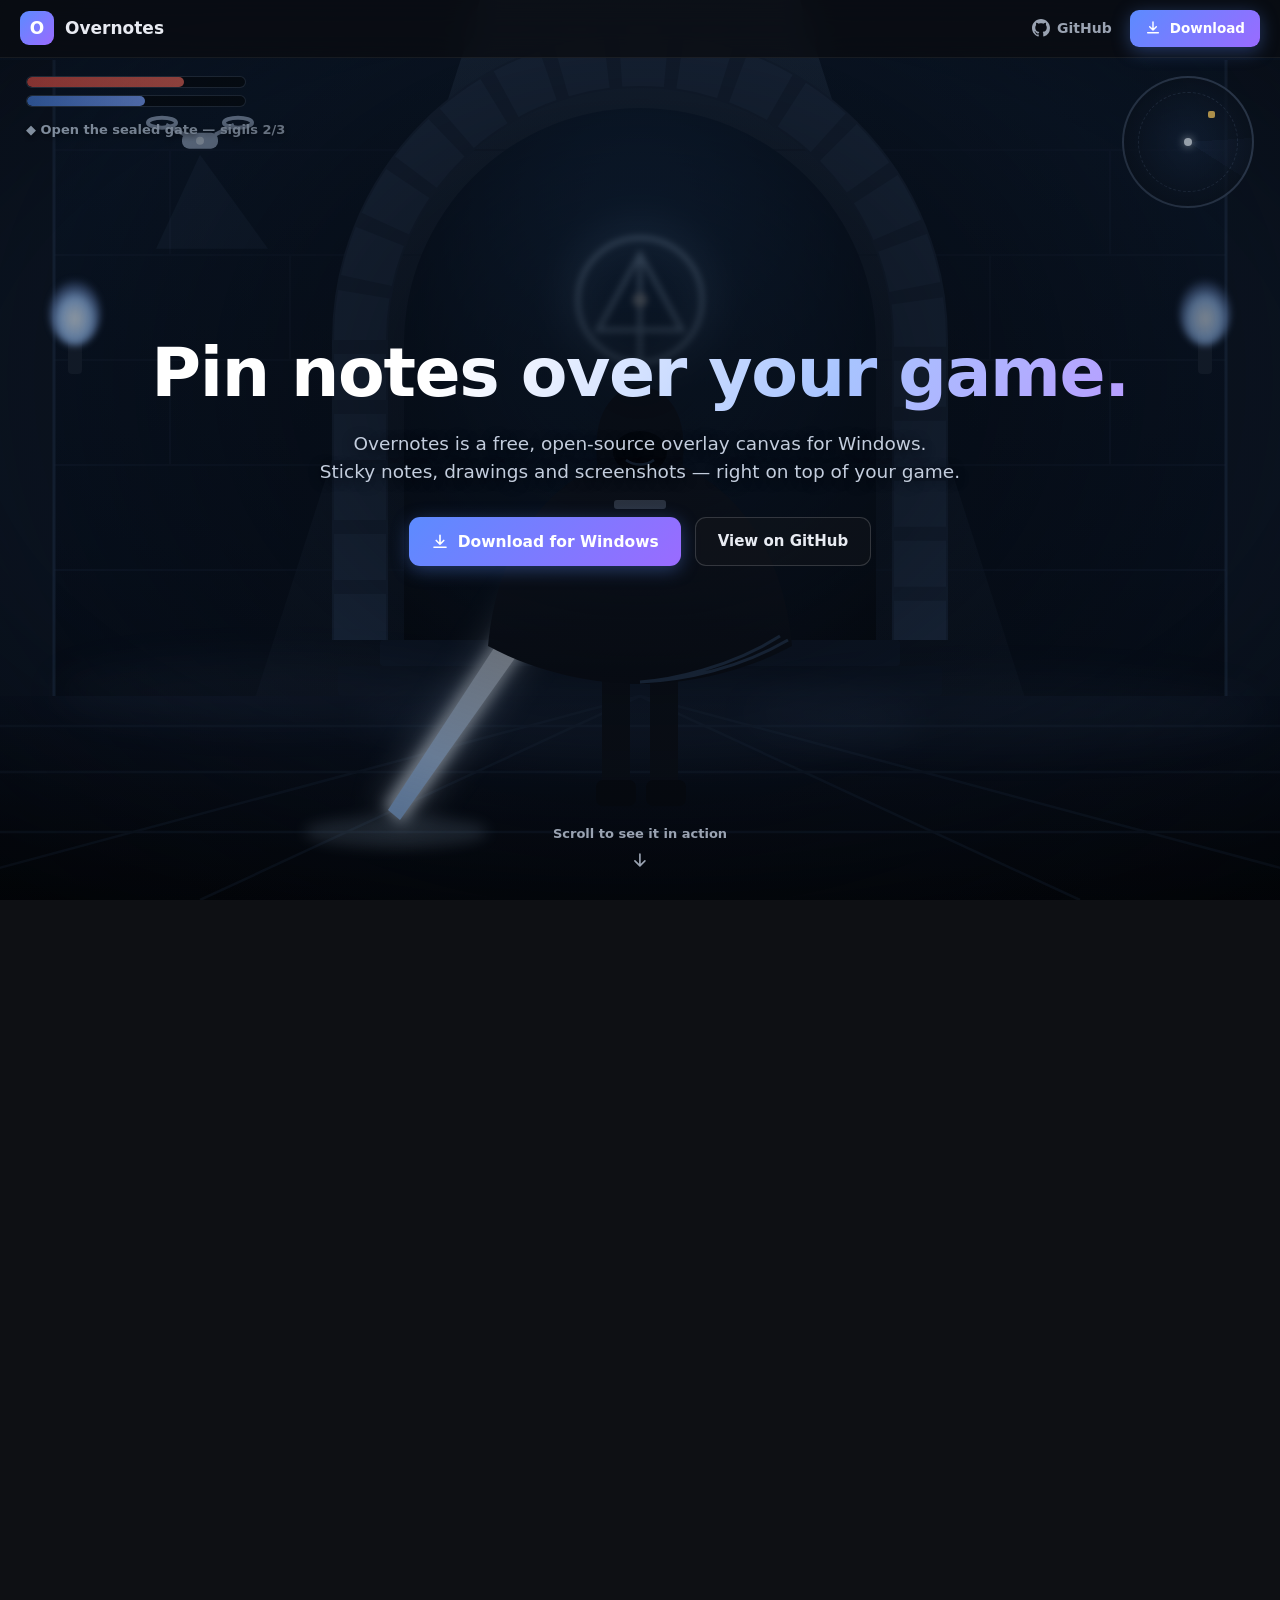
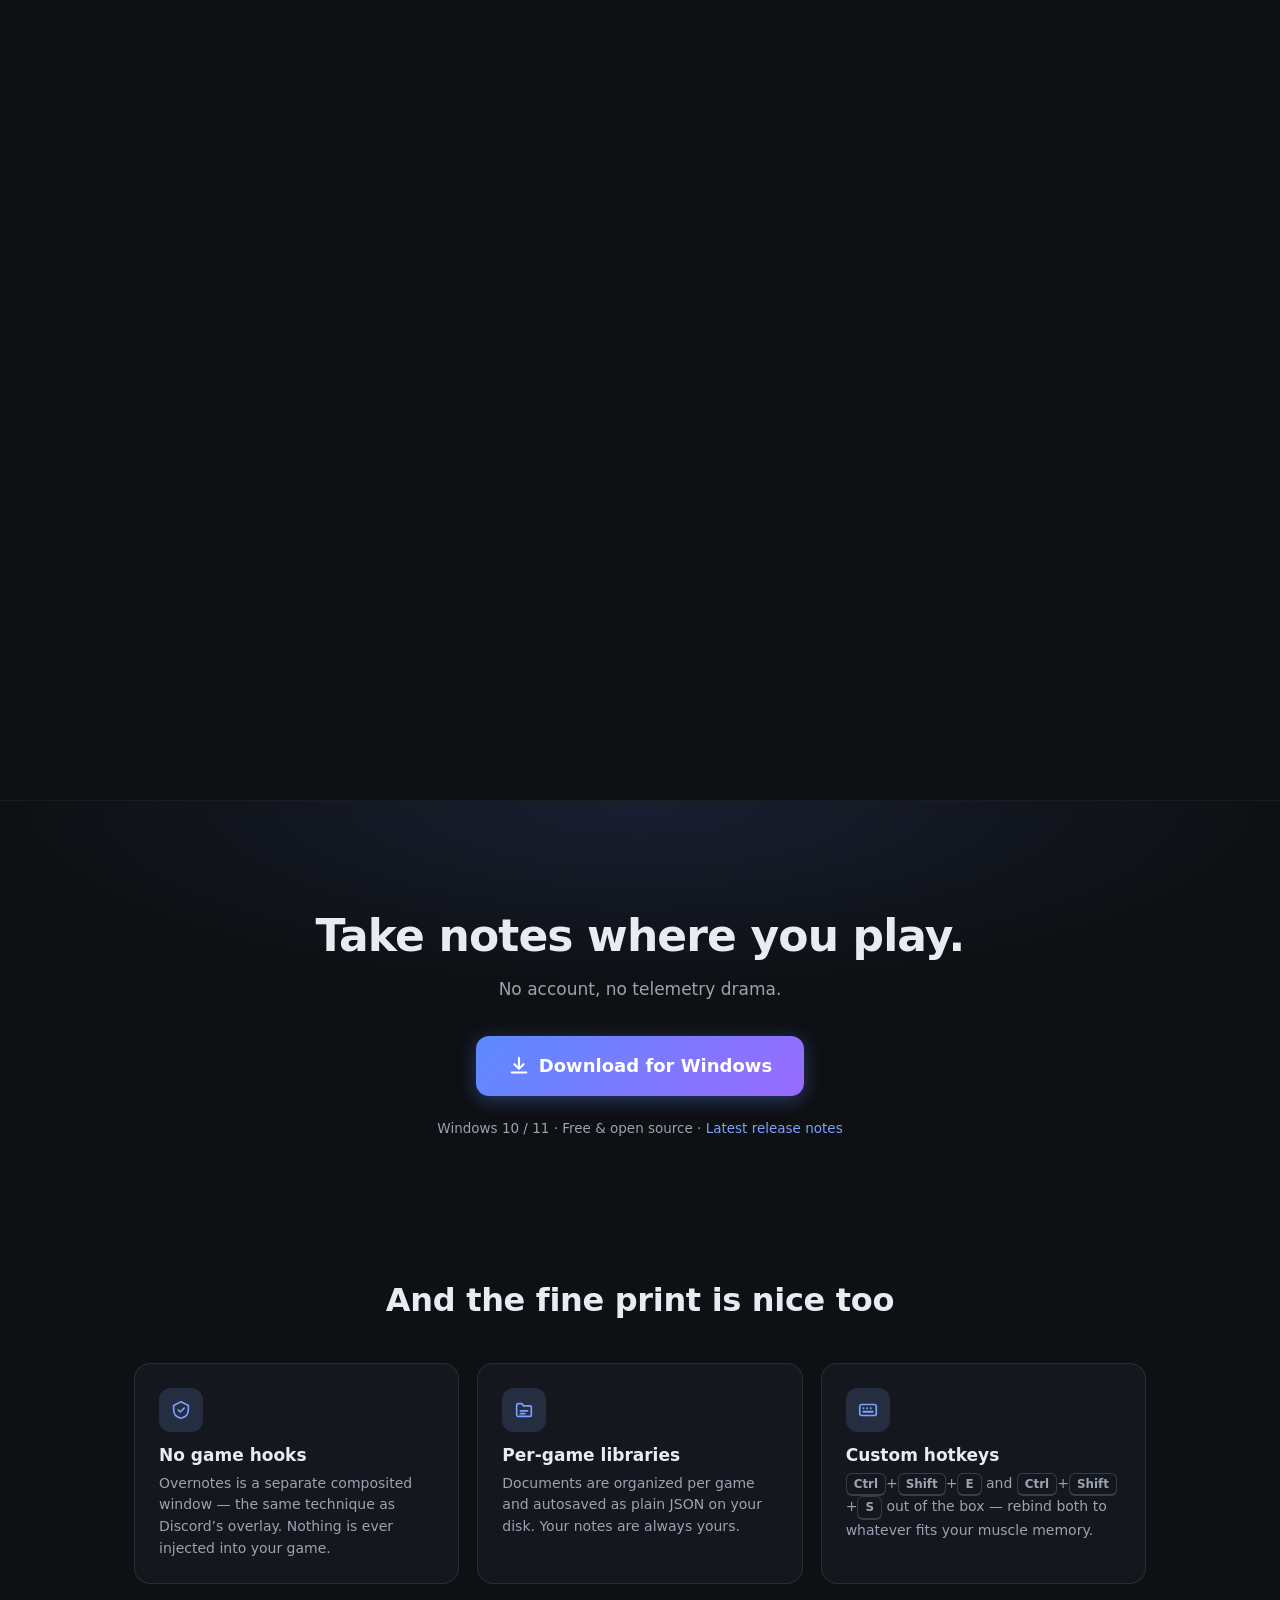
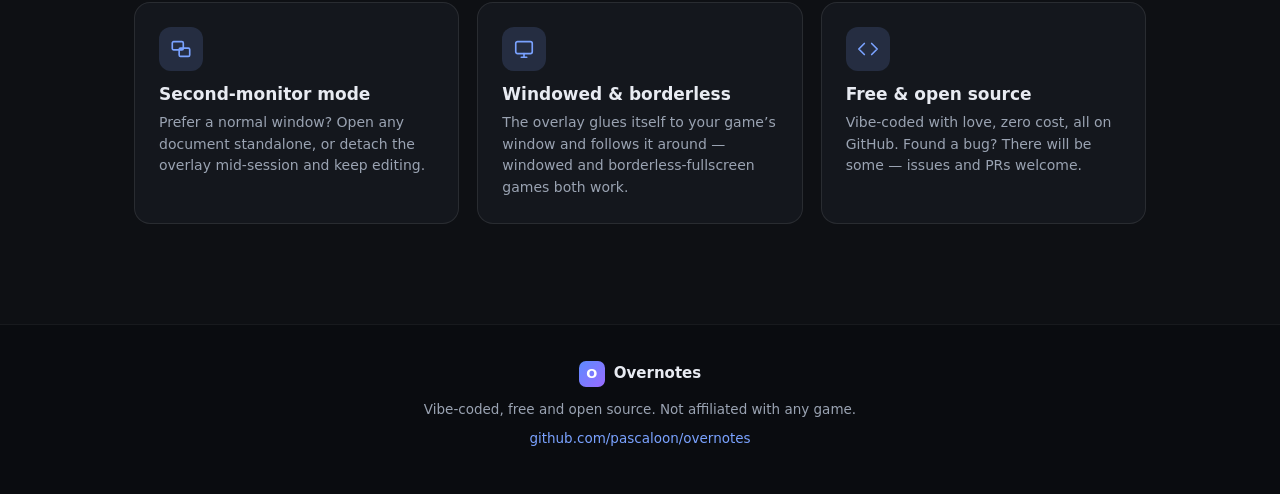
<file: index.html>
<!doctype html>
<html lang="en">
<head>
<meta charset="utf-8">
<meta name="viewport" content="width=device-width, initial-scale=1">
<title>Overnotes — Pin notes over your game</title>
<meta name="description" content="Overnotes is a free, open-source overlay for Windows that lets you pin sticky notes, drawings and screenshots right on top of your game. Solve mysteries, keep reminders, never alt-tab again.">
<link rel="icon" href="data:image/svg+xml,%3Csvg xmlns='http://www.w3.org/2000/svg' viewBox='0 0 64 64'%3E%3Cdefs%3E%3ClinearGradient id='g' x1='0' y1='0' x2='1' y2='1'%3E%3Cstop offset='0' stop-color='%235c8bff'/%3E%3Cstop offset='1' stop-color='%239a6bff'/%3E%3C/linearGradient%3E%3C/defs%3E%3Crect width='64' height='64' rx='14' fill='url(%23g)'/%3E%3Ctext x='32' y='44' font-family='Segoe UI,system-ui,sans-serif' font-size='34' font-weight='800' fill='white' text-anchor='middle'%3EO%3C/text%3E%3C/svg%3E">
<link rel="stylesheet" href="style.css">
</head>
<body>

<header class="site-header">
  <a class="brand" href="#top">
    <span class="logo">O</span>
    <span class="brand-name">Overnotes</span>
  </a>
  <nav class="site-nav">
    <a class="nav-link" href="https://github.com/pascaloon/overnotes" target="_blank" rel="noopener">
      <svg viewBox="0 0 16 16" width="18" height="18" fill="currentColor" aria-hidden="true"><path d="M8 0C3.58 0 0 3.58 0 8c0 3.54 2.29 6.53 5.47 7.59.4.07.55-.17.55-.38 0-.19-.01-.82-.01-1.49-2.01.37-2.53-.49-2.69-.94-.09-.23-.48-.94-.82-1.13-.28-.15-.68-.52-.01-.53.63-.01 1.08.58 1.23.82.72 1.21 1.87.87 2.33.66.07-.52.28-.87.51-1.07-1.78-.2-3.64-.89-3.64-3.95 0-.87.31-1.59.82-2.15-.08-.2-.36-1.02.08-2.12 0 0 .67-.21 2.2.82.64-.18 1.32-.27 2-.27s1.36.09 2 .27c1.53-1.04 2.2-.82 2.2-.82.44 1.1.16 1.92.08 2.12.51.56.82 1.27.82 2.15 0 3.07-1.87 3.75-3.65 3.95.29.25.54.73.54 1.48 0 1.07-.01 1.93-.01 2.2 0 .21.15.46.55.38A8.01 8.01 0 0 0 16 8c0-4.42-3.58-8-8-8z"/></svg>
      <span>GitHub</span>
    </a>
    <a class="btn-download small" href="https://github.com/pascaloon/overnotes/releases/latest" data-latest-download>
      <svg viewBox="0 0 24 24" width="16" height="16" fill="none" stroke="currentColor" stroke-width="2.2" stroke-linecap="round" stroke-linejoin="round" aria-hidden="true"><path d="M12 3v12m0 0 5-5m-5 5-5-5"/><path d="M4 19h16"/></svg>
      <span>Download</span>
    </a>
  </nav>
</header>

<main id="top">

<!-- ====================== scrollytelling demo ====================== -->
<section class="scrolly" id="demo">
  <div class="stage" id="stage" data-tool="select">

    <div class="scene-wrap" id="sceneWrap">

      <!-- ================= the fake game ================= -->
      <svg class="game-svg" viewBox="0 0 1600 900" preserveAspectRatio="xMidYMid slice" aria-label="A stylized game scene: a hooded figure with a glowing sword stands before a sealed rune gate">
        <defs>
          <linearGradient id="bgSky" x1="0" y1="0" x2="0" y2="1">
            <stop offset="0" stop-color="#0d1c30"/>
            <stop offset="0.6" stop-color="#081221"/>
            <stop offset="1" stop-color="#050910"/>
          </linearGradient>
          <radialGradient id="portalGrad" cx="0.5" cy="0.35" r="0.85">
            <stop offset="0" stop-color="#1d3f68"/>
            <stop offset="0.55" stop-color="#0b1a2e"/>
            <stop offset="1" stop-color="#05090f"/>
          </radialGradient>
          <linearGradient id="floorGrad" x1="0" y1="0" x2="0" y2="1">
            <stop offset="0" stop-color="#0b1424"/>
            <stop offset="1" stop-color="#04070c"/>
          </linearGradient>
          <linearGradient id="cloakGrad" x1="0" y1="0" x2="0" y2="1">
            <stop offset="0" stop-color="#182130"/>
            <stop offset="1" stop-color="#0a0e16"/>
          </linearGradient>
          <linearGradient id="bladeGrad" x1="712" y1="600" x2="548" y2="812" gradientUnits="userSpaceOnUse">
            <stop offset="0" stop-color="#ffffff"/>
            <stop offset="1" stop-color="#9cc8ff"/>
          </linearGradient>
          <radialGradient id="vigGrad" cx="0.5" cy="0.45" r="0.75">
            <stop offset="0.55" stop-color="rgba(0,0,0,0)"/>
            <stop offset="1" stop-color="rgba(0,0,0,0.6)"/>
          </radialGradient>
          <linearGradient id="shaftGrad" x1="0" y1="0" x2="0" y2="1">
            <stop offset="0" stop-color="rgba(156,200,255,0.14)"/>
            <stop offset="1" stop-color="rgba(156,200,255,0)"/>
          </linearGradient>
          <radialGradient id="flameGrad" cx="0.5" cy="0.6" r="0.6">
            <stop offset="0" stop-color="#e8f4ff"/>
            <stop offset="0.5" stop-color="#9cc8ff"/>
            <stop offset="1" stop-color="rgba(122,162,255,0)"/>
          </radialGradient>
          <filter id="fGlow" x="-60%" y="-60%" width="220%" height="220%">
            <feGaussianBlur stdDeviation="7"/>
          </filter>
          <filter id="fGlowBig" x="-120%" y="-120%" width="340%" height="340%">
            <feGaussianBlur stdDeviation="18"/>
          </filter>
          <filter id="fSoft" x="-40%" y="-40%" width="180%" height="180%">
            <feGaussianBlur stdDeviation="3"/>
          </filter>
        </defs>

        <g id="scene">
          <!-- background -->
          <rect width="1600" height="900" fill="url(#bgSky)"/>
          <polygon points="640,0 960,0 1250,900 350,900" fill="url(#shaftGrad)"/>

          <!-- back wall hints -->
          <g stroke="#152238" stroke-width="2" opacity="0.55">
            <line x1="0" y1="150" x2="1600" y2="150"/>
            <line x1="0" y1="255" x2="1600" y2="255"/>
            <line x1="0" y1="360" x2="1600" y2="360"/>
            <line x1="0" y1="465" x2="1600" y2="465"/>
            <line x1="0" y1="570" x2="1600" y2="570"/>
            <line x1="90" y1="150" x2="90" y2="255"/><line x1="330" y1="150" x2="330" y2="255"/><line x1="1270" y1="150" x2="1270" y2="255"/><line x1="1510" y1="150" x2="1510" y2="255"/>
            <line x1="210" y1="255" x2="210" y2="360"/><line x1="450" y1="255" x2="450" y2="360"/><line x1="1150" y1="255" x2="1150" y2="360"/><line x1="1390" y1="255" x2="1390" y2="360"/>
            <line x1="90" y1="360" x2="90" y2="465"/><line x1="330" y1="360" x2="330" y2="465"/><line x1="1270" y1="360" x2="1270" y2="465"/><line x1="1510" y1="360" x2="1510" y2="465"/>
            <line x1="210" y1="465" x2="210" y2="570"/><line x1="1390" y1="465" x2="1390" y2="570"/>
          </g>

          <!-- hanging cages, side pillars -->
          <g opacity="0.85">
            <line x1="150" y1="0" x2="150" y2="90" stroke="#0c1420" stroke-width="4"/>
            <ellipse cx="150" cy="118" rx="26" ry="34" fill="#060b12"/>
            <line x1="1452" y1="0" x2="1452" y2="70" stroke="#0c1420" stroke-width="4"/>
            <ellipse cx="1452" cy="100" rx="24" ry="32" fill="#060b12"/>
          </g>
          <g>
            <rect x="118" y="60" width="96" height="650" fill="#0d1726"/>
            <line x1="214" y1="60" x2="214" y2="710" stroke="#22344e" stroke-width="3" opacity="0.7"/>
            <rect x="1386" y="60" width="96" height="650" fill="#0d1726"/>
            <line x1="1386" y1="60" x2="1386" y2="710" stroke="#22344e" stroke-width="3" opacity="0.7"/>
          </g>

          <!-- torches (cold blue flames) -->
          <g>
            <rect x="228" y="330" width="14" height="44" rx="4" fill="#1a2536"/>
            <ellipse cx="235" cy="312" rx="26" ry="34" fill="url(#flameGrad)" filter="url(#fSoft)">
              <animate attributeName="opacity" values="0.65;1;0.75;0.95;0.65" dur="1.9s" repeatCount="indefinite"/>
            </ellipse>
            <rect x="1358" y="330" width="14" height="44" rx="4" fill="#1a2536"/>
            <ellipse cx="1365" cy="312" rx="26" ry="34" fill="url(#flameGrad)" filter="url(#fSoft)">
              <animate attributeName="opacity" values="0.9;0.6;1;0.7;0.9" dur="2.3s" repeatCount="indefinite"/>
            </ellipse>
          </g>

          <!-- sealed gate -->
          <path d="M 564 640 L 564 344 A 236 236 0 0 1 1036 344 L 1036 640 Z" fill="url(#portalGrad)"/>
          <path d="M 520 640 L 520 340 A 280 280 0 0 1 1080 340 L 1080 640" fill="none" stroke="#1c2c44" stroke-width="56"/>
          <path d="M 520 640 L 520 340 A 280 280 0 0 1 1080 340 L 1080 640" fill="none" stroke="#2b405e" stroke-width="52" stroke-dasharray="46 14" opacity="0.55"/>

          <!-- rune on the gate -->
          <g id="rune">
            <g filter="url(#fGlowBig)" opacity="0.7">
              <circle cx="800" cy="300" r="64" fill="none" stroke="#8fc4ff" stroke-width="10"/>
            </g>
            <g stroke="#a7d2ff" stroke-width="4.5" fill="none" filter="url(#fSoft)">
              <circle cx="800" cy="300" r="62"/>
              <polygon points="800,254 758,330 842,330"/>
              <line x1="800" y1="254" x2="800" y2="376"/>
              <circle cx="800" cy="300" r="7" fill="#e8f4ff" stroke="none"/>
            </g>
            <animate attributeName="opacity" values="0.55;1;0.7;1;0.55" dur="3.6s" repeatCount="indefinite"/>
          </g>

          <!-- steps + floor -->
          <rect x="540" y="640" width="520" height="26" rx="4" fill="#101c2f"/>
          <rect x="498" y="666" width="604" height="30" rx="4" fill="#0c1626"/>
          <rect x="0" y="696" width="1600" height="204" fill="url(#floorGrad)"/>
          <g stroke="#131f30" stroke-width="2.5" opacity="0.8">
            <line x1="0" y1="726" x2="1600" y2="726"/>
            <line x1="0" y1="772" x2="1600" y2="772"/>
            <line x1="0" y1="832" x2="1600" y2="832"/>
            <line x1="800" y1="696" x2="360" y2="900"/>
            <line x1="800" y1="696" x2="1240" y2="900"/>
            <line x1="800" y1="696" x2="40" y2="900"/>
            <line x1="800" y1="696" x2="1560" y2="900"/>
          </g>
          <ellipse cx="800" cy="720" rx="280" ry="42" fill="#7fb7ff" opacity="0.07" filter="url(#fGlowBig)"/>

          <!-- drifting mist -->
          <g filter="url(#fGlowBig)">
            <ellipse cx="420" cy="690" rx="220" ry="34" fill="#8fb6e8" opacity="0.06">
              <animateTransform attributeName="transform" type="translate" values="0 0; 45 6; 0 0" dur="16s" repeatCount="indefinite"/>
            </ellipse>
            <ellipse cx="1180" cy="712" rx="260" ry="38" fill="#8fb6e8" opacity="0.05">
              <animateTransform attributeName="transform" type="translate" values="0 0; -55 4; 0 0" dur="19s" repeatCount="indefinite"/>
            </ellipse>
          </g>

          <!-- the drone -->
          <g id="drone">
            <polygon points="360,168 316,262 428,262" fill="#9cc8ff" opacity="0.07"/>
            <g stroke="#93a7c4" stroke-width="4" fill="none">
              <line x1="345" y1="148" x2="326" y2="138"/>
              <line x1="375" y1="148" x2="394" y2="138"/>
              <ellipse cx="322" cy="136" rx="14" ry="5"/>
              <ellipse cx="398" cy="136" rx="14" ry="5"/>
            </g>
            <rect x="342" y="146" width="36" height="16" rx="7" fill="#8fa3bf"/>
            <circle cx="360" cy="154" r="4" fill="#e8f4ff">
              <animate attributeName="opacity" values="1;0.3;1" dur="1.4s" repeatCount="indefinite"/>
            </circle>
            <animateTransform attributeName="transform" type="translate" values="0 0; 0 -14; 0 0" dur="5s" repeatCount="indefinite"/>
          </g>

          <!-- hooded figure -->
          <g id="figure">
            <!-- sword glow layers -->
            <polygon points="690,588 714,608 562,824 544,806" fill="#cfe6ff" opacity="0.5" filter="url(#fGlowBig)"/>
            <polygon points="690,588 714,608 562,824 544,806" fill="#e6f2ff" opacity="0.85" filter="url(#fGlow)"/>
            <ellipse cx="556" cy="832" rx="92" ry="16" fill="#bfe0ff" opacity="0.22" filter="url(#fGlow)"/>
            <!-- legs -->
            <rect x="762" y="660" width="28" height="128" rx="8" fill="#0c1119"/>
            <rect x="810" y="660" width="28" height="128" rx="8" fill="#0c1119"/>
            <rect x="756" y="780" width="40" height="26" rx="7" fill="#080b10"/>
            <rect x="806" y="780" width="40" height="26" rx="7" fill="#080b10"/>
            <!-- arm + sword -->
            <path d="M 742 520 C 716 544 702 570 698 598 L 726 606 C 732 576 746 552 764 536 Z" fill="#111826"/>
            <rect x="688" y="586" width="30" height="18" rx="5" fill="#3a4657" transform="rotate(38 703 595)"/>
            <polygon points="692,590 712,606 560,820 548,810" fill="url(#bladeGrad)"/>
            <!-- poncho -->
            <path d="M 800 452 C 706 470 656 552 648 646 C 700 674 756 684 800 684 C 844 684 900 674 952 646 C 944 552 894 470 800 452 Z" fill="url(#cloakGrad)"/>
            <path d="M 948 640 C 900 668 846 680 800 682 C 830 680 890 668 940 636" stroke="#5e8cc9" stroke-width="3" opacity="0.4" fill="none"/>
            <!-- chest straps -->
            <rect x="774" y="500" width="52" height="9" rx="3" fill="#93a7c4" opacity="0.85"/>
            <rect x="768" y="518" width="64" height="5" rx="2" fill="#93a7c4" opacity="0.4"/>
            <rect x="780" y="532" width="40" height="4" rx="2" fill="#93a7c4" opacity="0.3"/>
            <!-- hood -->
            <path d="M 758 470 C 750 414 772 388 800 386 C 828 388 850 414 842 470 C 828 478 812 481 800 481 C 788 481 772 478 758 470 Z" fill="#131b29"/>
            <ellipse cx="800" cy="452" rx="27" ry="21" fill="#04060a"/>
            <path d="M 786 460 C 794 466 806 466 814 460" stroke="#7fb7ff" stroke-width="2.5" opacity="0.5" fill="none"/>
          </g>

          <!-- vignette -->
          <rect width="1600" height="900" fill="url(#vigGrad)"/>
        </g>
      </svg>

      <!-- fake game HUD -->
      <div class="hud">
        <div class="hud-tl">
          <div class="hud-bar hp"><i></i></div>
          <div class="hud-bar sp"><i></i></div>
          <div class="hud-quest">&#9670; Open the sealed gate — sigils 2/3</div>
        </div>
        <div class="hud-tr">
          <div class="minimap"><span class="mm-dot"></span><span class="mm-mark"></span></div>
        </div>
      </div>

      <!-- overlay edit-mode backdrop -->
      <div class="overlay-backdrop"></div>

      <!-- ============ overlay canvas objects (scene space) ============ -->
      <div class="canvas-objs">
        <!-- freehand pen stroke circling the rune -->
        <svg class="pen-svg" viewBox="0 0 1600 900" preserveAspectRatio="none" aria-hidden="true">
          <path id="penPath" d="M 668 322 C 648 246 716 194 802 190 C 898 186 962 244 950 320 C 938 398 856 436 778 424 C 706 412 672 374 682 338 C 688 320 700 312 716 310"
                fill="none" stroke="#ff6b6b" stroke-width="6" stroke-linecap="round"/>
        </svg>

        <!-- sticky note -->
        <div class="ov-note" id="ovNote">
          <span class="ov-note-text"><span id="typed"></span><span class="caret"></span></span>
        </div>

        <!-- screenshots -->
        <div class="ov-shot shot1" id="shot1">
          <svg viewBox="500 470 290 390" preserveAspectRatio="xMidYMid slice" aria-hidden="true"><use href="#scene"/></svg>
        </div>
        <div class="ov-shot shot2" id="shot2">
          <svg viewBox="280 70 190 160" preserveAspectRatio="xMidYMid slice" aria-hidden="true"><use href="#scene"/></svg>
        </div>

        <!-- subgraph folder -->
        <div class="ov-folder" id="ovFolder">
          <svg class="folder-svg" viewBox="0 0 96 72" aria-hidden="true">
            <path d="M6 14 Q6 8 12 8 L34 8 Q38 8 40 12 L44 18 L84 18 Q90 18 90 24 L90 60 Q90 66 84 66 L12 66 Q6 66 6 60 Z" fill="#d8a84d"/>
            <path d="M6 26 L90 26 L90 60 Q90 66 84 66 L12 66 Q6 66 6 60 Z" fill="#e6bb66"/>
          </svg>
          <span class="ov-folder-name">Clues</span>
        </div>
        <div class="move-label" id="moveLabel">Move to &ldquo;Clues&rdquo;</div>
      </div>

      <!-- screenshot capture UI -->
      <div class="crop-rect" id="cropRect"></div>
      <div class="shot-flash"></div>
    </div><!-- /scene-wrap -->

    <!-- ============ overlay chrome (edit mode) ============ -->
    <div class="chrome">
      <div class="hamburger" aria-hidden="true">
        <svg viewBox="0 0 24 24" width="18" height="18" fill="none" stroke="currentColor" stroke-width="2.2" stroke-linecap="round"><path d="M4 7h16M4 12h16M4 17h16"/></svg>
      </div>
      <div class="breadcrumbs"><span class="crumb current">Root</span></div>

      <div class="toolbar">
        <div class="tool-btn tool-select" id="toolSelect" title="Select">
          <svg viewBox="0 0 24 24" width="19" height="19" fill="currentColor"><path d="M6 3l12 9-5.2 1 3 6.2-2.4 1.1-3-6.2L6 18z"/></svg>
        </div>
        <div class="tool-btn tool-note" id="toolNote" title="Note">
          <svg viewBox="0 0 24 24" width="19" height="19" fill="none" stroke="currentColor" stroke-width="1.9" stroke-linejoin="round"><path d="M4 5.5A1.5 1.5 0 0 1 5.5 4h13A1.5 1.5 0 0 1 20 5.5v9L14.5 20h-9A1.5 1.5 0 0 1 4 18.5z"/><path d="M14.5 20v-4a1.5 1.5 0 0 1 1.5-1.5h4"/></svg>
        </div>
        <div class="tool-btn tool-sub" id="toolSub" title="Subgraph">
          <svg viewBox="0 0 24 24" width="19" height="19" fill="none" stroke="currentColor" stroke-width="1.9" stroke-linejoin="round"><path d="M3 7.5A1.5 1.5 0 0 1 4.5 6h4l2 2.5h9A1.5 1.5 0 0 1 21 10v7.5a1.5 1.5 0 0 1-1.5 1.5h-15A1.5 1.5 0 0 1 3 17.5z"/></svg>
        </div>
        <div class="tool-btn tool-draw" id="toolDraw" title="Draw">
          <svg viewBox="0 0 24 24" width="19" height="19" fill="none" stroke="currentColor" stroke-width="1.9" stroke-linecap="round" stroke-linejoin="round"><path d="M4 20c.5-2.5.8-3.7 1.8-4.7L16.6 4.5a2.1 2.1 0 0 1 3 3L8.7 18.2c-1 1-2.2 1.3-4.7 1.8z"/></svg>
        </div>
        <div class="tool-btn tool-img" id="toolImg" title="Paste image">
          <svg viewBox="0 0 24 24" width="19" height="19" fill="none" stroke="currentColor" stroke-width="1.9" stroke-linejoin="round"><rect x="4" y="4" width="16" height="16" rx="2"/><circle cx="9.2" cy="9.2" r="1.6"/><path d="M4 17l4.5-4.5 3 3L16 11l4 4"/></svg>
        </div>
      </div>

      <div class="draw-opts">
        <span class="opt-label">Stroke</span>
        <div class="swatch-row">
          <span class="swatch" style="background:#ffffff"></span>
          <span class="swatch" style="background:#7aa2ff"></span>
          <span class="swatch active" style="background:#ff6b6b"></span>
          <span class="swatch" style="background:#7fd48a"></span>
          <span class="swatch" style="background:#ffd166"></span>
          <span class="swatch" style="background:#c792ea"></span>
        </div>
        <span class="opt-label">Width</span>
        <div class="fake-slider"><i></i></div>
      </div>

      <div class="bottombar">
        <div class="bar-btn" id="btnShot">
          <svg viewBox="0 0 24 24" width="16" height="16" fill="none" stroke="currentColor" stroke-width="1.9" stroke-linejoin="round"><path d="M4 8.5A1.5 1.5 0 0 1 5.5 7h2l1.6-2h5.8L16.5 7h2A1.5 1.5 0 0 1 20 8.5v9a1.5 1.5 0 0 1-1.5 1.5h-13A1.5 1.5 0 0 1 4 17.5z"/><circle cx="12" cy="13" r="3.2"/></svg>
          <span>Screenshot</span>
        </div>
        <div class="divider"></div>
        <div class="bar-btn">
          <svg viewBox="0 0 24 24" width="16" height="16" fill="none" stroke="currentColor" stroke-width="1.9" stroke-linejoin="round"><rect x="3" y="5" width="13" height="10" rx="1.5"/><path d="M16 12h5v7h-8v-4"/></svg>
          <span>Detach</span>
        </div>
        <div class="divider"></div>
        <div class="bar-btn danger">
          <svg viewBox="0 0 24 24" width="15" height="15" fill="none" stroke="currentColor" stroke-width="2.1" stroke-linecap="round"><path d="M6 6l12 12M18 6L6 18"/></svg>
          <span>Close</span>
        </div>
      </div>
    </div><!-- /chrome -->

    <!-- shot hint -->
    <div class="shot-hint" id="shotHint">Drag to capture a region &middot; Esc to cancel</div>

    <!-- hotkey indicators -->
    <div class="hotkey hotkey-e" id="hotkeyE">
      <span class="keys"><kbd>Ctrl</kbd><i>+</i><kbd>Shift</kbd><i>+</i><kbd>E</kbd></span>
      <span class="hotkey-label">Toggle edit mode</span>
    </div>
    <div class="hotkey hotkey-s" id="hotkeyS">
      <span class="keys"><kbd>Ctrl</kbd><i>+</i><kbd>Shift</kbd><i>+</i><kbd>S</kbd></span>
      <span class="hotkey-label">Screenshot</span>
    </div>

    <!-- hero -->
    <div class="hero" id="hero">
      <h1>Pin notes over your game.</h1>
      <p>Overnotes is a free, open-source overlay canvas for Windows.<br>Sticky notes, drawings and screenshots — right on top of your game.</p>
      <div class="hero-actions">
        <a class="btn-download" href="https://github.com/pascaloon/overnotes/releases/latest" data-latest-download>
          <svg viewBox="0 0 24 24" width="18" height="18" fill="none" stroke="currentColor" stroke-width="2.2" stroke-linecap="round" stroke-linejoin="round"><path d="M12 3v12m0 0 5-5m-5 5-5-5"/><path d="M4 19h16"/></svg>
          Download for Windows
        </a>
        <a class="btn-ghost" href="https://github.com/pascaloon/overnotes" target="_blank" rel="noopener">View on GitHub</a>
      </div>
      <div class="scroll-hint">
        <span>Scroll to see it in action</span>
        <svg viewBox="0 0 24 24" width="20" height="20" fill="none" stroke="currentColor" stroke-width="2" stroke-linecap="round" stroke-linejoin="round"><path d="M12 5v14m0 0 6-6m-6 6-6-6"/></svg>
      </div>
    </div>

    <!-- scene captions -->
    <div class="caption" id="cap1">
      <span class="cap-kicker">The overlay</span>
      <span class="cap-title">One hotkey away</span>
      <span class="cap-text">Press the hotkey and Overnotes fades in over your game. No alt-tabbing, no second screen required.</span>
    </div>
    <div class="caption" id="cap2">
      <span class="cap-kicker">Sticky notes</span>
      <span class="cap-title">Write it down before you forget</span>
      <span class="cap-text">Drop a note anywhere on the infinite canvas. Colors, font sizes, rotation — it&rsquo;s your board.</span>
    </div>
    <div class="caption" id="cap3">
      <span class="cap-kicker">Freehand drawing</span>
      <span class="cap-title">Circle the suspicious stuff</span>
      <span class="cap-text">Sketch right over the game with the pen tool. Six colors, any thickness.</span>
    </div>
    <div class="caption" id="cap4">
      <span class="cap-kicker">Region screenshots</span>
      <span class="cap-title">Clip evidence straight from the game</span>
      <span class="cap-text">Hit the screenshot hotkey, drag over a region, and the crop lands on your canvas as an image.</span>
    </div>
    <div class="caption" id="cap5">
      <span class="cap-kicker">Subgraphs</span>
      <span class="cap-title">Folders, but spatial</span>
      <span class="cap-text">Group notes and clues into nested canvases. Double-click to dive in, breadcrumbs to climb back out.</span>
    </div>
    <div class="caption" id="cap6">
      <span class="cap-kicker">Overview mode</span>
      <span class="cap-title">Back to playing</span>
      <span class="cap-text">Toggle back and your notes stay pinned — semi-transparent and click-through while you play.</span>
    </div>

    <!-- fake cursor + click ring -->
    <div class="click-ring" id="ring"></div>
    <div class="fake-cursor" id="cursor">
      <svg viewBox="0 0 20 20" width="22" height="22"><path d="M2 1l0 15.2 4.2-3.4 2.8 6.1 2.6-1.2-2.8-6 5.5-.6z" fill="#fff" stroke="#10131a" stroke-width="1.4" stroke-linejoin="round"/></svg>
    </div>

  </div><!-- /stage -->
</section>

<!-- ====================== download ====================== -->
<section class="download" id="download">
  <div class="wrap">
    <h2>Take notes where you play.</h2>
    <p class="dl-sub">No account, no telemetry drama.</p>
    <a class="btn-download big" href="https://github.com/pascaloon/overnotes/releases/latest" data-latest-download>
      <svg viewBox="0 0 24 24" width="22" height="22" fill="none" stroke="currentColor" stroke-width="2.2" stroke-linecap="round" stroke-linejoin="round"><path d="M12 3v12m0 0 5-5m-5 5-5-5"/><path d="M4 19h16"/></svg>
      Download for Windows
    </a>
    <p class="dl-fine">Windows 10 / 11 &middot; Free &amp; open source &middot; <a href="https://github.com/pascaloon/overnotes/releases/latest" target="_blank" rel="noopener">Latest release notes</a></p>
  </div>
</section>

<!-- ====================== feature recap ====================== -->
<section class="features">
  <div class="wrap">
    <h2>And the fine print is nice too</h2>
    <div class="feat-grid">
      <div class="feat-card">
        <div class="feat-icon"><svg viewBox="0 0 24 24" width="22" height="22" fill="none" stroke="currentColor" stroke-width="1.8" stroke-linejoin="round"><path d="M12 3l8 4v5c0 4.5-3.2 7.8-8 9-4.8-1.2-8-4.5-8-9V7z"/><path d="M9 12l2.2 2.2L15.5 10" stroke-linecap="round"/></svg></div>
        <h3>No game hooks</h3>
        <p>Overnotes is a separate composited window — the same technique as Discord&rsquo;s overlay. Nothing is ever injected into your game.</p>
      </div>
      <div class="feat-card">
        <div class="feat-icon"><svg viewBox="0 0 24 24" width="22" height="22" fill="none" stroke="currentColor" stroke-width="1.8" stroke-linejoin="round"><path d="M4 6.5A1.5 1.5 0 0 1 5.5 5h4l2 2.5h7A1.5 1.5 0 0 1 20 9v8.5a1.5 1.5 0 0 1-1.5 1.5h-13A1.5 1.5 0 0 1 4 17.5z"/><path d="M8 13h8M8 16h5" stroke-linecap="round"/></svg></div>
        <h3>Per-game libraries</h3>
        <p>Documents are organized per game and autosaved as plain JSON on your disk. Your notes are always yours.</p>
      </div>
      <div class="feat-card">
        <div class="feat-icon"><svg viewBox="0 0 24 24" width="22" height="22" fill="none" stroke="currentColor" stroke-width="1.8" stroke-linejoin="round"><rect x="3" y="6" width="18" height="12" rx="2"/><path d="M7 10h.01M11 10h.01M15 10h.01M7 14h10" stroke-linecap="round" stroke-width="2.2"/></svg></div>
        <h3>Custom hotkeys</h3>
        <p><kbd>Ctrl</kbd>+<kbd>Shift</kbd>+<kbd>E</kbd> and <kbd>Ctrl</kbd>+<kbd>Shift</kbd>+<kbd>S</kbd> out of the box — rebind both to whatever fits your muscle memory.</p>
      </div>
      <div class="feat-card">
        <div class="feat-icon"><svg viewBox="0 0 24 24" width="22" height="22" fill="none" stroke="currentColor" stroke-width="1.8" stroke-linejoin="round"><rect x="2.5" y="4" width="12" height="9" rx="1.5"/><rect x="10" y="11" width="11.5" height="9" rx="1.5"/></svg></div>
        <h3>Second-monitor mode</h3>
        <p>Prefer a normal window? Open any document standalone, or detach the overlay mid-session and keep editing.</p>
      </div>
      <div class="feat-card">
        <div class="feat-icon"><svg viewBox="0 0 24 24" width="22" height="22" fill="none" stroke="currentColor" stroke-width="1.8" stroke-linejoin="round"><rect x="3" y="4" width="18" height="13" rx="2"/><path d="M9 21h6M12 17v4" stroke-linecap="round"/></svg></div>
        <h3>Windowed &amp; borderless</h3>
        <p>The overlay glues itself to your game&rsquo;s window and follows it around — windowed and borderless-fullscreen games both work.</p>
      </div>
      <div class="feat-card">
        <div class="feat-icon"><svg viewBox="0 0 24 24" width="22" height="22" fill="none" stroke="currentColor" stroke-width="1.8" stroke-linecap="round" stroke-linejoin="round"><path d="M16 18l6-6-6-6M8 6l-6 6 6 6"/></svg></div>
        <h3>Free &amp; open source</h3>
        <p>Vibe-coded with love, zero cost, all on GitHub. Found a bug? There will be some — issues and PRs welcome.</p>
      </div>
    </div>
  </div>
</section>

</main>

<footer class="site-footer">
  <div class="wrap">
    <div class="foot-brand"><span class="logo small">O</span> Overnotes</div>
    <p>Vibe-coded, free and open source. Not affiliated with any game.</p>
    <a href="https://github.com/pascaloon/overnotes" target="_blank" rel="noopener">github.com/pascaloon/overnotes</a>
  </div>
</footer>

<script src="script.js"></script>
<script type="module" src="latest-release.mjs"></script>
</body>
</html>
</file>
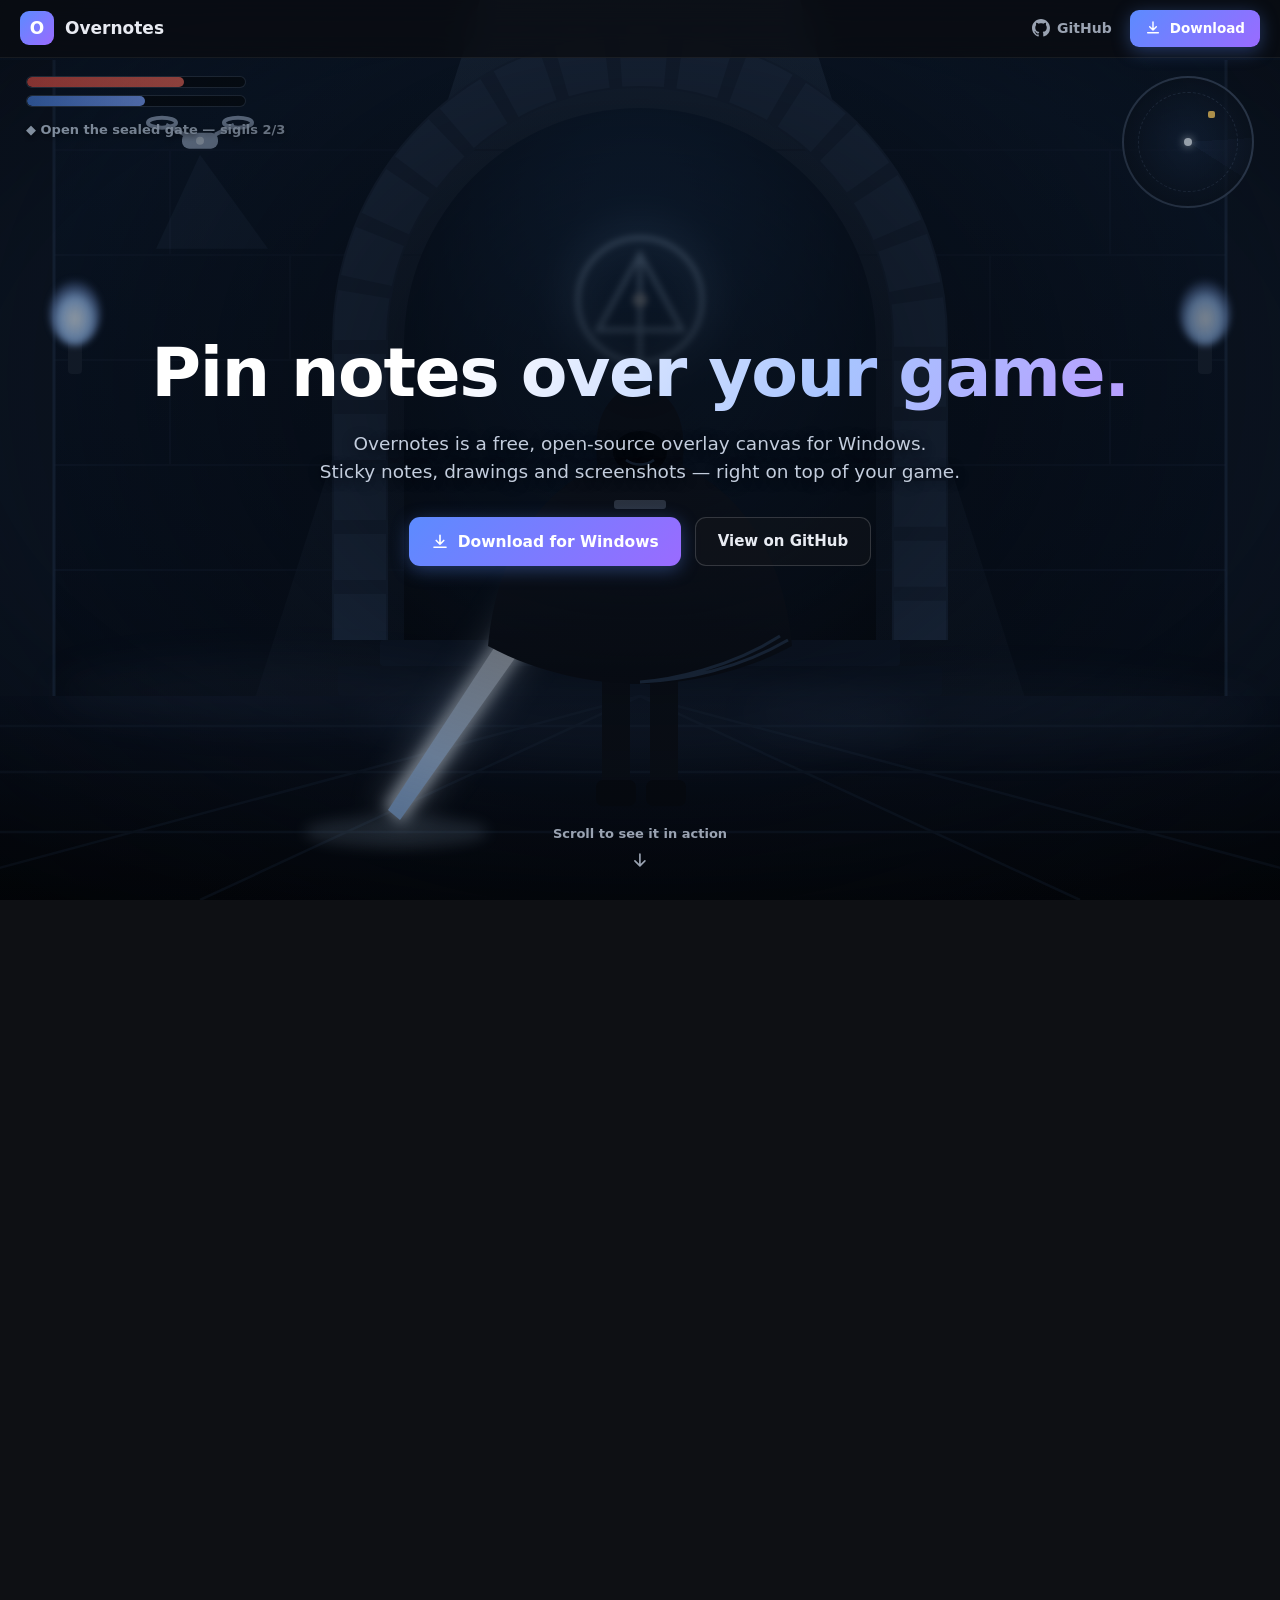
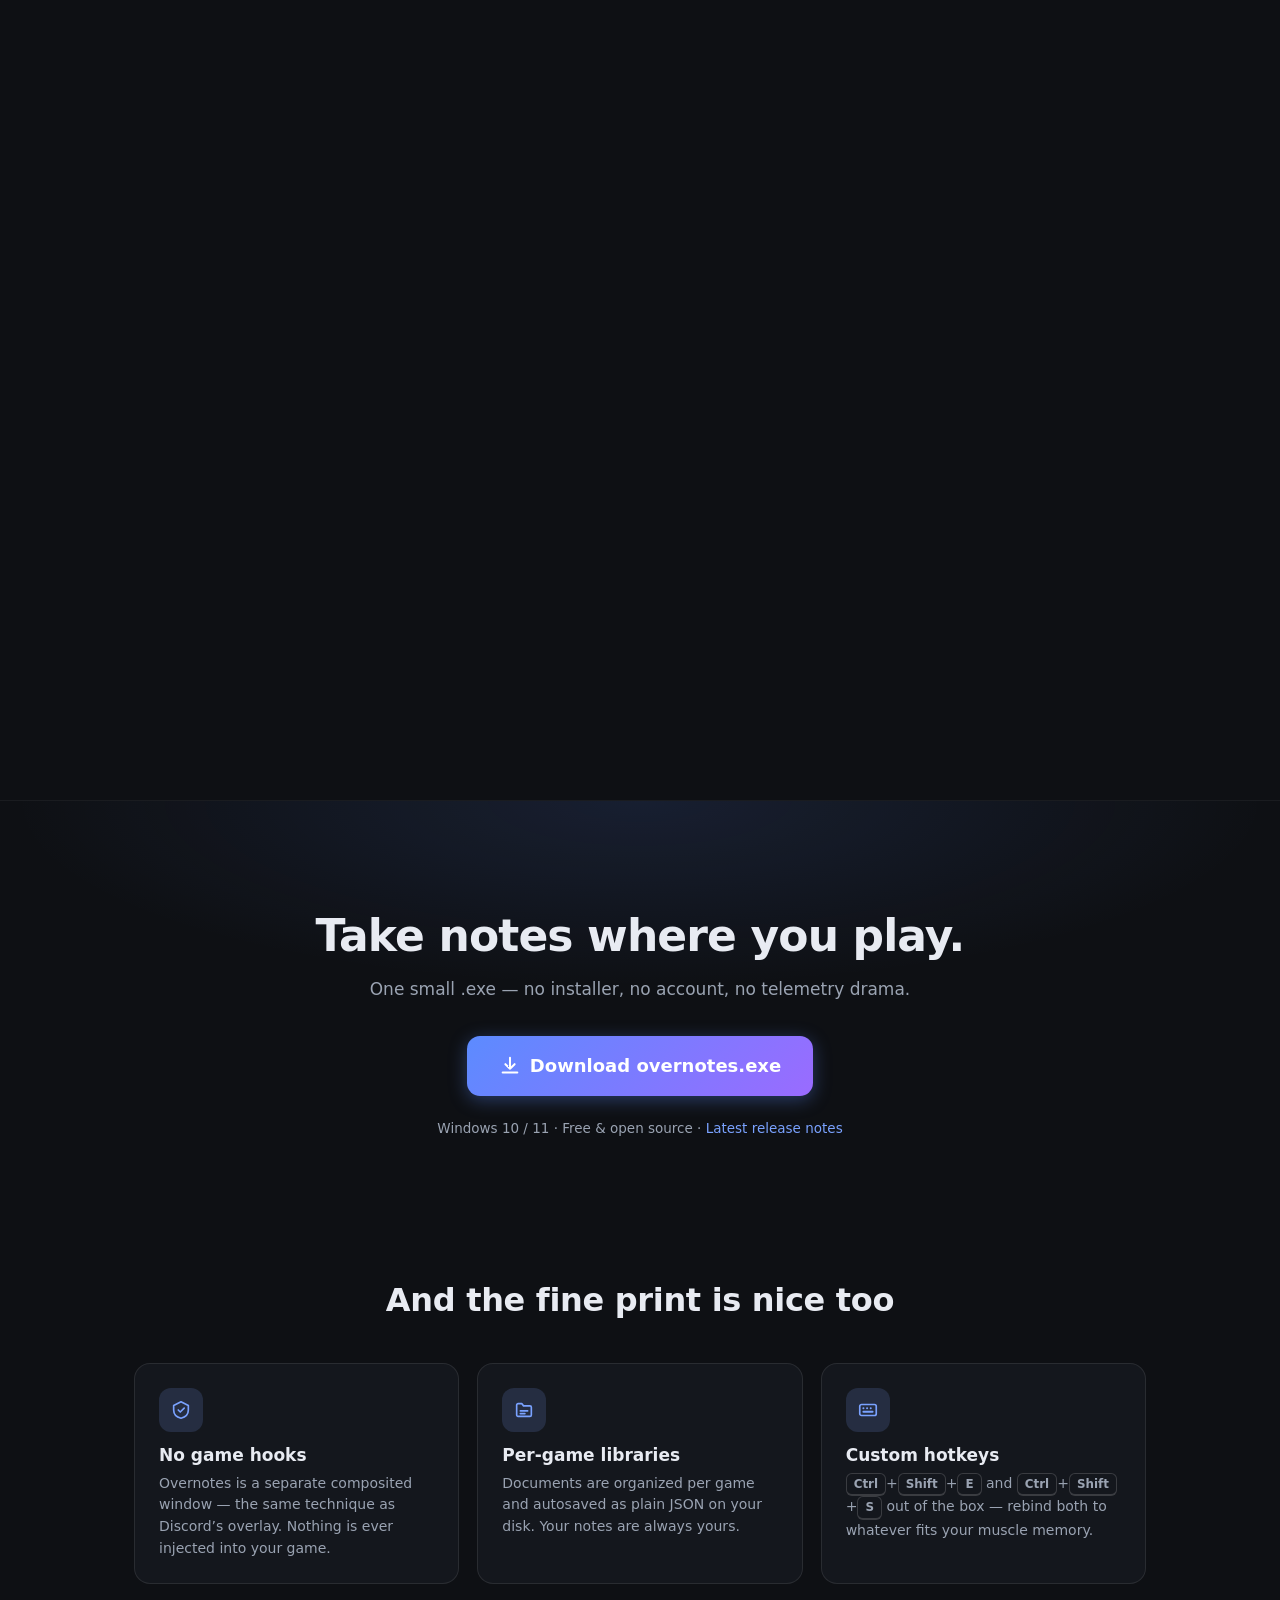
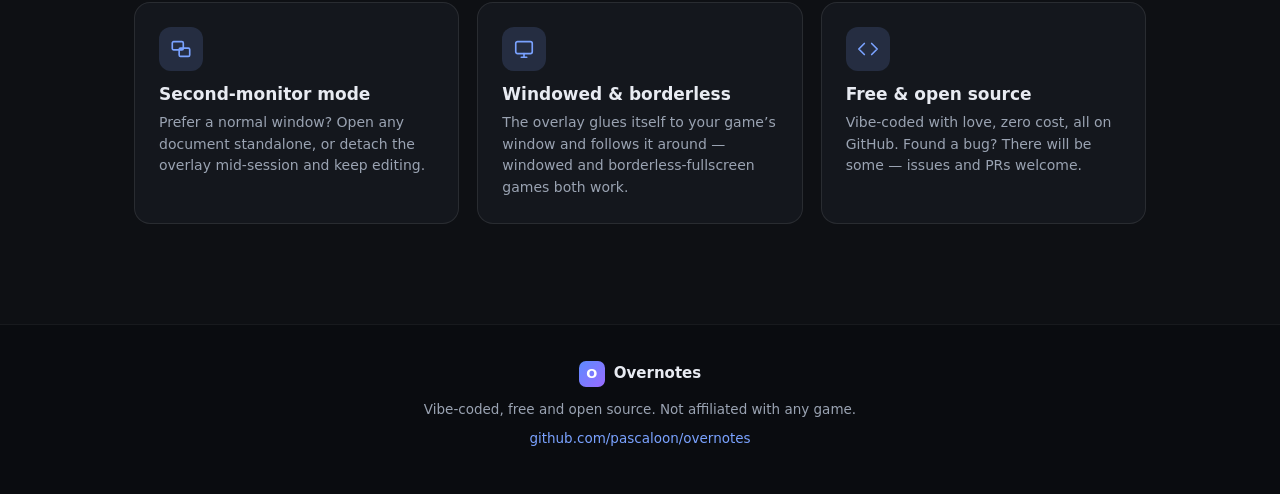
<file: website/index.html>
<!doctype html>
<html lang="en">
<head>
<meta charset="utf-8">
<meta name="viewport" content="width=device-width, initial-scale=1">
<title>Overnotes — Pin notes over your game</title>
<meta name="description" content="Overnotes is a free, open-source overlay for Windows that lets you pin sticky notes, drawings and screenshots right on top of your game. Solve mysteries, keep reminders, never alt-tab again.">
<link rel="icon" href="data:image/svg+xml,%3Csvg xmlns='http://www.w3.org/2000/svg' viewBox='0 0 64 64'%3E%3Cdefs%3E%3ClinearGradient id='g' x1='0' y1='0' x2='1' y2='1'%3E%3Cstop offset='0' stop-color='%235c8bff'/%3E%3Cstop offset='1' stop-color='%239a6bff'/%3E%3C/linearGradient%3E%3C/defs%3E%3Crect width='64' height='64' rx='14' fill='url(%23g)'/%3E%3Ctext x='32' y='44' font-family='Segoe UI,system-ui,sans-serif' font-size='34' font-weight='800' fill='white' text-anchor='middle'%3EO%3C/text%3E%3C/svg%3E">
<link rel="stylesheet" href="style.css">
</head>
<body>

<header class="site-header">
  <a class="brand" href="#top">
    <span class="logo">O</span>
    <span class="brand-name">Overnotes</span>
  </a>
  <nav class="site-nav">
    <a class="nav-link" href="https://github.com/pascaloon/overnotes" target="_blank" rel="noopener">
      <svg viewBox="0 0 16 16" width="18" height="18" fill="currentColor" aria-hidden="true"><path d="M8 0C3.58 0 0 3.58 0 8c0 3.54 2.29 6.53 5.47 7.59.4.07.55-.17.55-.38 0-.19-.01-.82-.01-1.49-2.01.37-2.53-.49-2.69-.94-.09-.23-.48-.94-.82-1.13-.28-.15-.68-.52-.01-.53.63-.01 1.08.58 1.23.82.72 1.21 1.87.87 2.33.66.07-.52.28-.87.51-1.07-1.78-.2-3.64-.89-3.64-3.95 0-.87.31-1.59.82-2.15-.08-.2-.36-1.02.08-2.12 0 0 .67-.21 2.2.82.64-.18 1.32-.27 2-.27s1.36.09 2 .27c1.53-1.04 2.2-.82 2.2-.82.44 1.1.16 1.92.08 2.12.51.56.82 1.27.82 2.15 0 3.07-1.87 3.75-3.65 3.95.29.25.54.73.54 1.48 0 1.07-.01 1.93-.01 2.2 0 .21.15.46.55.38A8.01 8.01 0 0 0 16 8c0-4.42-3.58-8-8-8z"/></svg>
      <span>GitHub</span>
    </a>
    <a class="btn-download small" href="https://github.com/pascaloon/overnotes/releases/latest/download/overnotes.exe">
      <svg viewBox="0 0 24 24" width="16" height="16" fill="none" stroke="currentColor" stroke-width="2.2" stroke-linecap="round" stroke-linejoin="round" aria-hidden="true"><path d="M12 3v12m0 0 5-5m-5 5-5-5"/><path d="M4 19h16"/></svg>
      <span>Download</span>
    </a>
  </nav>
</header>

<main id="top">

<!-- ====================== scrollytelling demo ====================== -->
<section class="scrolly" id="demo">
  <div class="stage" id="stage" data-tool="select">

    <div class="scene-wrap" id="sceneWrap">

      <!-- ================= the fake game ================= -->
      <svg class="game-svg" viewBox="0 0 1600 900" preserveAspectRatio="xMidYMid slice" aria-label="A stylized game scene: a hooded figure with a glowing sword stands before a sealed rune gate">
        <defs>
          <linearGradient id="bgSky" x1="0" y1="0" x2="0" y2="1">
            <stop offset="0" stop-color="#0d1c30"/>
            <stop offset="0.6" stop-color="#081221"/>
            <stop offset="1" stop-color="#050910"/>
          </linearGradient>
          <radialGradient id="portalGrad" cx="0.5" cy="0.35" r="0.85">
            <stop offset="0" stop-color="#1d3f68"/>
            <stop offset="0.55" stop-color="#0b1a2e"/>
            <stop offset="1" stop-color="#05090f"/>
          </radialGradient>
          <linearGradient id="floorGrad" x1="0" y1="0" x2="0" y2="1">
            <stop offset="0" stop-color="#0b1424"/>
            <stop offset="1" stop-color="#04070c"/>
          </linearGradient>
          <linearGradient id="cloakGrad" x1="0" y1="0" x2="0" y2="1">
            <stop offset="0" stop-color="#182130"/>
            <stop offset="1" stop-color="#0a0e16"/>
          </linearGradient>
          <linearGradient id="bladeGrad" x1="712" y1="600" x2="548" y2="812" gradientUnits="userSpaceOnUse">
            <stop offset="0" stop-color="#ffffff"/>
            <stop offset="1" stop-color="#9cc8ff"/>
          </linearGradient>
          <radialGradient id="vigGrad" cx="0.5" cy="0.45" r="0.75">
            <stop offset="0.55" stop-color="rgba(0,0,0,0)"/>
            <stop offset="1" stop-color="rgba(0,0,0,0.6)"/>
          </radialGradient>
          <linearGradient id="shaftGrad" x1="0" y1="0" x2="0" y2="1">
            <stop offset="0" stop-color="rgba(156,200,255,0.14)"/>
            <stop offset="1" stop-color="rgba(156,200,255,0)"/>
          </linearGradient>
          <radialGradient id="flameGrad" cx="0.5" cy="0.6" r="0.6">
            <stop offset="0" stop-color="#e8f4ff"/>
            <stop offset="0.5" stop-color="#9cc8ff"/>
            <stop offset="1" stop-color="rgba(122,162,255,0)"/>
          </radialGradient>
          <filter id="fGlow" x="-60%" y="-60%" width="220%" height="220%">
            <feGaussianBlur stdDeviation="7"/>
          </filter>
          <filter id="fGlowBig" x="-120%" y="-120%" width="340%" height="340%">
            <feGaussianBlur stdDeviation="18"/>
          </filter>
          <filter id="fSoft" x="-40%" y="-40%" width="180%" height="180%">
            <feGaussianBlur stdDeviation="3"/>
          </filter>
        </defs>

        <g id="scene">
          <!-- background -->
          <rect width="1600" height="900" fill="url(#bgSky)"/>
          <polygon points="640,0 960,0 1250,900 350,900" fill="url(#shaftGrad)"/>

          <!-- back wall hints -->
          <g stroke="#152238" stroke-width="2" opacity="0.55">
            <line x1="0" y1="150" x2="1600" y2="150"/>
            <line x1="0" y1="255" x2="1600" y2="255"/>
            <line x1="0" y1="360" x2="1600" y2="360"/>
            <line x1="0" y1="465" x2="1600" y2="465"/>
            <line x1="0" y1="570" x2="1600" y2="570"/>
            <line x1="90" y1="150" x2="90" y2="255"/><line x1="330" y1="150" x2="330" y2="255"/><line x1="1270" y1="150" x2="1270" y2="255"/><line x1="1510" y1="150" x2="1510" y2="255"/>
            <line x1="210" y1="255" x2="210" y2="360"/><line x1="450" y1="255" x2="450" y2="360"/><line x1="1150" y1="255" x2="1150" y2="360"/><line x1="1390" y1="255" x2="1390" y2="360"/>
            <line x1="90" y1="360" x2="90" y2="465"/><line x1="330" y1="360" x2="330" y2="465"/><line x1="1270" y1="360" x2="1270" y2="465"/><line x1="1510" y1="360" x2="1510" y2="465"/>
            <line x1="210" y1="465" x2="210" y2="570"/><line x1="1390" y1="465" x2="1390" y2="570"/>
          </g>

          <!-- hanging cages, side pillars -->
          <g opacity="0.85">
            <line x1="150" y1="0" x2="150" y2="90" stroke="#0c1420" stroke-width="4"/>
            <ellipse cx="150" cy="118" rx="26" ry="34" fill="#060b12"/>
            <line x1="1452" y1="0" x2="1452" y2="70" stroke="#0c1420" stroke-width="4"/>
            <ellipse cx="1452" cy="100" rx="24" ry="32" fill="#060b12"/>
          </g>
          <g>
            <rect x="118" y="60" width="96" height="650" fill="#0d1726"/>
            <line x1="214" y1="60" x2="214" y2="710" stroke="#22344e" stroke-width="3" opacity="0.7"/>
            <rect x="1386" y="60" width="96" height="650" fill="#0d1726"/>
            <line x1="1386" y1="60" x2="1386" y2="710" stroke="#22344e" stroke-width="3" opacity="0.7"/>
          </g>

          <!-- torches (cold blue flames) -->
          <g>
            <rect x="228" y="330" width="14" height="44" rx="4" fill="#1a2536"/>
            <ellipse cx="235" cy="312" rx="26" ry="34" fill="url(#flameGrad)" filter="url(#fSoft)">
              <animate attributeName="opacity" values="0.65;1;0.75;0.95;0.65" dur="1.9s" repeatCount="indefinite"/>
            </ellipse>
            <rect x="1358" y="330" width="14" height="44" rx="4" fill="#1a2536"/>
            <ellipse cx="1365" cy="312" rx="26" ry="34" fill="url(#flameGrad)" filter="url(#fSoft)">
              <animate attributeName="opacity" values="0.9;0.6;1;0.7;0.9" dur="2.3s" repeatCount="indefinite"/>
            </ellipse>
          </g>

          <!-- sealed gate -->
          <path d="M 564 640 L 564 344 A 236 236 0 0 1 1036 344 L 1036 640 Z" fill="url(#portalGrad)"/>
          <path d="M 520 640 L 520 340 A 280 280 0 0 1 1080 340 L 1080 640" fill="none" stroke="#1c2c44" stroke-width="56"/>
          <path d="M 520 640 L 520 340 A 280 280 0 0 1 1080 340 L 1080 640" fill="none" stroke="#2b405e" stroke-width="52" stroke-dasharray="46 14" opacity="0.55"/>

          <!-- rune on the gate -->
          <g id="rune">
            <g filter="url(#fGlowBig)" opacity="0.7">
              <circle cx="800" cy="300" r="64" fill="none" stroke="#8fc4ff" stroke-width="10"/>
            </g>
            <g stroke="#a7d2ff" stroke-width="4.5" fill="none" filter="url(#fSoft)">
              <circle cx="800" cy="300" r="62"/>
              <polygon points="800,254 758,330 842,330"/>
              <line x1="800" y1="254" x2="800" y2="376"/>
              <circle cx="800" cy="300" r="7" fill="#e8f4ff" stroke="none"/>
            </g>
            <animate attributeName="opacity" values="0.55;1;0.7;1;0.55" dur="3.6s" repeatCount="indefinite"/>
          </g>

          <!-- steps + floor -->
          <rect x="540" y="640" width="520" height="26" rx="4" fill="#101c2f"/>
          <rect x="498" y="666" width="604" height="30" rx="4" fill="#0c1626"/>
          <rect x="0" y="696" width="1600" height="204" fill="url(#floorGrad)"/>
          <g stroke="#131f30" stroke-width="2.5" opacity="0.8">
            <line x1="0" y1="726" x2="1600" y2="726"/>
            <line x1="0" y1="772" x2="1600" y2="772"/>
            <line x1="0" y1="832" x2="1600" y2="832"/>
            <line x1="800" y1="696" x2="360" y2="900"/>
            <line x1="800" y1="696" x2="1240" y2="900"/>
            <line x1="800" y1="696" x2="40" y2="900"/>
            <line x1="800" y1="696" x2="1560" y2="900"/>
          </g>
          <ellipse cx="800" cy="720" rx="280" ry="42" fill="#7fb7ff" opacity="0.07" filter="url(#fGlowBig)"/>

          <!-- drifting mist -->
          <g filter="url(#fGlowBig)">
            <ellipse cx="420" cy="690" rx="220" ry="34" fill="#8fb6e8" opacity="0.06">
              <animateTransform attributeName="transform" type="translate" values="0 0; 45 6; 0 0" dur="16s" repeatCount="indefinite"/>
            </ellipse>
            <ellipse cx="1180" cy="712" rx="260" ry="38" fill="#8fb6e8" opacity="0.05">
              <animateTransform attributeName="transform" type="translate" values="0 0; -55 4; 0 0" dur="19s" repeatCount="indefinite"/>
            </ellipse>
          </g>

          <!-- the drone -->
          <g id="drone">
            <polygon points="360,168 316,262 428,262" fill="#9cc8ff" opacity="0.07"/>
            <g stroke="#93a7c4" stroke-width="4" fill="none">
              <line x1="345" y1="148" x2="326" y2="138"/>
              <line x1="375" y1="148" x2="394" y2="138"/>
              <ellipse cx="322" cy="136" rx="14" ry="5"/>
              <ellipse cx="398" cy="136" rx="14" ry="5"/>
            </g>
            <rect x="342" y="146" width="36" height="16" rx="7" fill="#8fa3bf"/>
            <circle cx="360" cy="154" r="4" fill="#e8f4ff">
              <animate attributeName="opacity" values="1;0.3;1" dur="1.4s" repeatCount="indefinite"/>
            </circle>
            <animateTransform attributeName="transform" type="translate" values="0 0; 0 -14; 0 0" dur="5s" repeatCount="indefinite"/>
          </g>

          <!-- hooded figure -->
          <g id="figure">
            <!-- sword glow layers -->
            <polygon points="690,588 714,608 562,824 544,806" fill="#cfe6ff" opacity="0.5" filter="url(#fGlowBig)"/>
            <polygon points="690,588 714,608 562,824 544,806" fill="#e6f2ff" opacity="0.85" filter="url(#fGlow)"/>
            <ellipse cx="556" cy="832" rx="92" ry="16" fill="#bfe0ff" opacity="0.22" filter="url(#fGlow)"/>
            <!-- legs -->
            <rect x="762" y="660" width="28" height="128" rx="8" fill="#0c1119"/>
            <rect x="810" y="660" width="28" height="128" rx="8" fill="#0c1119"/>
            <rect x="756" y="780" width="40" height="26" rx="7" fill="#080b10"/>
            <rect x="806" y="780" width="40" height="26" rx="7" fill="#080b10"/>
            <!-- arm + sword -->
            <path d="M 742 520 C 716 544 702 570 698 598 L 726 606 C 732 576 746 552 764 536 Z" fill="#111826"/>
            <rect x="688" y="586" width="30" height="18" rx="5" fill="#3a4657" transform="rotate(38 703 595)"/>
            <polygon points="692,590 712,606 560,820 548,810" fill="url(#bladeGrad)"/>
            <!-- poncho -->
            <path d="M 800 452 C 706 470 656 552 648 646 C 700 674 756 684 800 684 C 844 684 900 674 952 646 C 944 552 894 470 800 452 Z" fill="url(#cloakGrad)"/>
            <path d="M 948 640 C 900 668 846 680 800 682 C 830 680 890 668 940 636" stroke="#5e8cc9" stroke-width="3" opacity="0.4" fill="none"/>
            <!-- chest straps -->
            <rect x="774" y="500" width="52" height="9" rx="3" fill="#93a7c4" opacity="0.85"/>
            <rect x="768" y="518" width="64" height="5" rx="2" fill="#93a7c4" opacity="0.4"/>
            <rect x="780" y="532" width="40" height="4" rx="2" fill="#93a7c4" opacity="0.3"/>
            <!-- hood -->
            <path d="M 758 470 C 750 414 772 388 800 386 C 828 388 850 414 842 470 C 828 478 812 481 800 481 C 788 481 772 478 758 470 Z" fill="#131b29"/>
            <ellipse cx="800" cy="452" rx="27" ry="21" fill="#04060a"/>
            <path d="M 786 460 C 794 466 806 466 814 460" stroke="#7fb7ff" stroke-width="2.5" opacity="0.5" fill="none"/>
          </g>

          <!-- vignette -->
          <rect width="1600" height="900" fill="url(#vigGrad)"/>
        </g>
      </svg>

      <!-- fake game HUD -->
      <div class="hud">
        <div class="hud-tl">
          <div class="hud-bar hp"><i></i></div>
          <div class="hud-bar sp"><i></i></div>
          <div class="hud-quest">&#9670; Open the sealed gate — sigils 2/3</div>
        </div>
        <div class="hud-tr">
          <div class="minimap"><span class="mm-dot"></span><span class="mm-mark"></span></div>
        </div>
      </div>

      <!-- overlay edit-mode backdrop -->
      <div class="overlay-backdrop"></div>

      <!-- ============ overlay canvas objects (scene space) ============ -->
      <div class="canvas-objs">
        <!-- freehand pen stroke circling the rune -->
        <svg class="pen-svg" viewBox="0 0 1600 900" preserveAspectRatio="none" aria-hidden="true">
          <path id="penPath" d="M 668 322 C 648 246 716 194 802 190 C 898 186 962 244 950 320 C 938 398 856 436 778 424 C 706 412 672 374 682 338 C 688 320 700 312 716 310"
                fill="none" stroke="#ff6b6b" stroke-width="6" stroke-linecap="round"/>
        </svg>

        <!-- sticky note -->
        <div class="ov-note" id="ovNote">
          <span class="ov-note-text"><span id="typed"></span><span class="caret"></span></span>
        </div>

        <!-- screenshots -->
        <div class="ov-shot shot1" id="shot1">
          <svg viewBox="500 470 290 390" preserveAspectRatio="xMidYMid slice" aria-hidden="true"><use href="#scene"/></svg>
        </div>
        <div class="ov-shot shot2" id="shot2">
          <svg viewBox="280 70 190 160" preserveAspectRatio="xMidYMid slice" aria-hidden="true"><use href="#scene"/></svg>
        </div>

        <!-- subgraph folder -->
        <div class="ov-folder" id="ovFolder">
          <svg class="folder-svg" viewBox="0 0 96 72" aria-hidden="true">
            <path d="M6 14 Q6 8 12 8 L34 8 Q38 8 40 12 L44 18 L84 18 Q90 18 90 24 L90 60 Q90 66 84 66 L12 66 Q6 66 6 60 Z" fill="#d8a84d"/>
            <path d="M6 26 L90 26 L90 60 Q90 66 84 66 L12 66 Q6 66 6 60 Z" fill="#e6bb66"/>
          </svg>
          <span class="ov-folder-name">Clues</span>
        </div>
        <div class="move-label" id="moveLabel">Move to &ldquo;Clues&rdquo;</div>
      </div>

      <!-- screenshot capture UI -->
      <div class="crop-rect" id="cropRect"></div>
      <div class="shot-flash"></div>
    </div><!-- /scene-wrap -->

    <!-- ============ overlay chrome (edit mode) ============ -->
    <div class="chrome">
      <div class="hamburger" aria-hidden="true">
        <svg viewBox="0 0 24 24" width="18" height="18" fill="none" stroke="currentColor" stroke-width="2.2" stroke-linecap="round"><path d="M4 7h16M4 12h16M4 17h16"/></svg>
      </div>
      <div class="breadcrumbs"><span class="crumb current">Root</span></div>

      <div class="toolbar">
        <div class="tool-btn tool-select" id="toolSelect" title="Select">
          <svg viewBox="0 0 24 24" width="19" height="19" fill="currentColor"><path d="M6 3l12 9-5.2 1 3 6.2-2.4 1.1-3-6.2L6 18z"/></svg>
        </div>
        <div class="tool-btn tool-note" id="toolNote" title="Note">
          <svg viewBox="0 0 24 24" width="19" height="19" fill="none" stroke="currentColor" stroke-width="1.9" stroke-linejoin="round"><path d="M4 5.5A1.5 1.5 0 0 1 5.5 4h13A1.5 1.5 0 0 1 20 5.5v9L14.5 20h-9A1.5 1.5 0 0 1 4 18.5z"/><path d="M14.5 20v-4a1.5 1.5 0 0 1 1.5-1.5h4"/></svg>
        </div>
        <div class="tool-btn tool-sub" id="toolSub" title="Subgraph">
          <svg viewBox="0 0 24 24" width="19" height="19" fill="none" stroke="currentColor" stroke-width="1.9" stroke-linejoin="round"><path d="M3 7.5A1.5 1.5 0 0 1 4.5 6h4l2 2.5h9A1.5 1.5 0 0 1 21 10v7.5a1.5 1.5 0 0 1-1.5 1.5h-15A1.5 1.5 0 0 1 3 17.5z"/></svg>
        </div>
        <div class="tool-btn tool-draw" id="toolDraw" title="Draw">
          <svg viewBox="0 0 24 24" width="19" height="19" fill="none" stroke="currentColor" stroke-width="1.9" stroke-linecap="round" stroke-linejoin="round"><path d="M4 20c.5-2.5.8-3.7 1.8-4.7L16.6 4.5a2.1 2.1 0 0 1 3 3L8.7 18.2c-1 1-2.2 1.3-4.7 1.8z"/></svg>
        </div>
        <div class="tool-btn tool-img" id="toolImg" title="Paste image">
          <svg viewBox="0 0 24 24" width="19" height="19" fill="none" stroke="currentColor" stroke-width="1.9" stroke-linejoin="round"><rect x="4" y="4" width="16" height="16" rx="2"/><circle cx="9.2" cy="9.2" r="1.6"/><path d="M4 17l4.5-4.5 3 3L16 11l4 4"/></svg>
        </div>
      </div>

      <div class="draw-opts">
        <span class="opt-label">Stroke</span>
        <div class="swatch-row">
          <span class="swatch" style="background:#ffffff"></span>
          <span class="swatch" style="background:#7aa2ff"></span>
          <span class="swatch active" style="background:#ff6b6b"></span>
          <span class="swatch" style="background:#7fd48a"></span>
          <span class="swatch" style="background:#ffd166"></span>
          <span class="swatch" style="background:#c792ea"></span>
        </div>
        <span class="opt-label">Width</span>
        <div class="fake-slider"><i></i></div>
      </div>

      <div class="bottombar">
        <div class="bar-btn" id="btnShot">
          <svg viewBox="0 0 24 24" width="16" height="16" fill="none" stroke="currentColor" stroke-width="1.9" stroke-linejoin="round"><path d="M4 8.5A1.5 1.5 0 0 1 5.5 7h2l1.6-2h5.8L16.5 7h2A1.5 1.5 0 0 1 20 8.5v9a1.5 1.5 0 0 1-1.5 1.5h-13A1.5 1.5 0 0 1 4 17.5z"/><circle cx="12" cy="13" r="3.2"/></svg>
          <span>Screenshot</span>
        </div>
        <div class="divider"></div>
        <div class="bar-btn">
          <svg viewBox="0 0 24 24" width="16" height="16" fill="none" stroke="currentColor" stroke-width="1.9" stroke-linejoin="round"><rect x="3" y="5" width="13" height="10" rx="1.5"/><path d="M16 12h5v7h-8v-4"/></svg>
          <span>Detach</span>
        </div>
        <div class="divider"></div>
        <div class="bar-btn danger">
          <svg viewBox="0 0 24 24" width="15" height="15" fill="none" stroke="currentColor" stroke-width="2.1" stroke-linecap="round"><path d="M6 6l12 12M18 6L6 18"/></svg>
          <span>Close</span>
        </div>
      </div>
    </div><!-- /chrome -->

    <!-- shot hint -->
    <div class="shot-hint" id="shotHint">Drag to capture a region &middot; Esc to cancel</div>

    <!-- hotkey indicators -->
    <div class="hotkey hotkey-e" id="hotkeyE">
      <span class="keys"><kbd>Ctrl</kbd><i>+</i><kbd>Shift</kbd><i>+</i><kbd>E</kbd></span>
      <span class="hotkey-label">Toggle edit mode</span>
    </div>
    <div class="hotkey hotkey-s" id="hotkeyS">
      <span class="keys"><kbd>Ctrl</kbd><i>+</i><kbd>Shift</kbd><i>+</i><kbd>S</kbd></span>
      <span class="hotkey-label">Screenshot</span>
    </div>

    <!-- hero -->
    <div class="hero" id="hero">
      <h1>Pin notes over your game.</h1>
      <p>Overnotes is a free, open-source overlay canvas for Windows.<br>Sticky notes, drawings and screenshots — right on top of your game.</p>
      <div class="hero-actions">
        <a class="btn-download" href="https://github.com/pascaloon/overnotes/releases/latest/download/overnotes.exe">
          <svg viewBox="0 0 24 24" width="18" height="18" fill="none" stroke="currentColor" stroke-width="2.2" stroke-linecap="round" stroke-linejoin="round"><path d="M12 3v12m0 0 5-5m-5 5-5-5"/><path d="M4 19h16"/></svg>
          Download for Windows
        </a>
        <a class="btn-ghost" href="https://github.com/pascaloon/overnotes" target="_blank" rel="noopener">View on GitHub</a>
      </div>
      <div class="scroll-hint">
        <span>Scroll to see it in action</span>
        <svg viewBox="0 0 24 24" width="20" height="20" fill="none" stroke="currentColor" stroke-width="2" stroke-linecap="round" stroke-linejoin="round"><path d="M12 5v14m0 0 6-6m-6 6-6-6"/></svg>
      </div>
    </div>

    <!-- scene captions -->
    <div class="caption" id="cap1">
      <span class="cap-kicker">The overlay</span>
      <span class="cap-title">One hotkey away</span>
      <span class="cap-text">Press the hotkey and Overnotes fades in over your game. No alt-tabbing, no second screen required.</span>
    </div>
    <div class="caption" id="cap2">
      <span class="cap-kicker">Sticky notes</span>
      <span class="cap-title">Write it down before you forget</span>
      <span class="cap-text">Drop a note anywhere on the infinite canvas. Colors, font sizes, rotation — it&rsquo;s your board.</span>
    </div>
    <div class="caption" id="cap3">
      <span class="cap-kicker">Freehand drawing</span>
      <span class="cap-title">Circle the suspicious stuff</span>
      <span class="cap-text">Sketch right over the game with the pen tool. Six colors, any thickness.</span>
    </div>
    <div class="caption" id="cap4">
      <span class="cap-kicker">Region screenshots</span>
      <span class="cap-title">Clip evidence straight from the game</span>
      <span class="cap-text">Hit the screenshot hotkey, drag over a region, and the crop lands on your canvas as an image.</span>
    </div>
    <div class="caption" id="cap5">
      <span class="cap-kicker">Subgraphs</span>
      <span class="cap-title">Folders, but spatial</span>
      <span class="cap-text">Group notes and clues into nested canvases. Double-click to dive in, breadcrumbs to climb back out.</span>
    </div>
    <div class="caption" id="cap6">
      <span class="cap-kicker">Overview mode</span>
      <span class="cap-title">Back to playing</span>
      <span class="cap-text">Toggle back and your notes stay pinned — semi-transparent and click-through while you play.</span>
    </div>

    <!-- fake cursor + click ring -->
    <div class="click-ring" id="ring"></div>
    <div class="fake-cursor" id="cursor">
      <svg viewBox="0 0 20 20" width="22" height="22"><path d="M2 1l0 15.2 4.2-3.4 2.8 6.1 2.6-1.2-2.8-6 5.5-.6z" fill="#fff" stroke="#10131a" stroke-width="1.4" stroke-linejoin="round"/></svg>
    </div>

  </div><!-- /stage -->
</section>

<!-- ====================== download ====================== -->
<section class="download" id="download">
  <div class="wrap">
    <h2>Take notes where you play.</h2>
    <p class="dl-sub">One small .exe — no installer, no account, no telemetry drama.</p>
    <a class="btn-download big" href="https://github.com/pascaloon/overnotes/releases/latest/download/overnotes.exe">
      <svg viewBox="0 0 24 24" width="22" height="22" fill="none" stroke="currentColor" stroke-width="2.2" stroke-linecap="round" stroke-linejoin="round"><path d="M12 3v12m0 0 5-5m-5 5-5-5"/><path d="M4 19h16"/></svg>
      Download overnotes.exe
    </a>
    <p class="dl-fine">Windows 10 / 11 &middot; Free &amp; open source &middot; <a href="https://github.com/pascaloon/overnotes/releases/latest" target="_blank" rel="noopener">Latest release notes</a></p>
  </div>
</section>

<!-- ====================== feature recap ====================== -->
<section class="features">
  <div class="wrap">
    <h2>And the fine print is nice too</h2>
    <div class="feat-grid">
      <div class="feat-card">
        <div class="feat-icon"><svg viewBox="0 0 24 24" width="22" height="22" fill="none" stroke="currentColor" stroke-width="1.8" stroke-linejoin="round"><path d="M12 3l8 4v5c0 4.5-3.2 7.8-8 9-4.8-1.2-8-4.5-8-9V7z"/><path d="M9 12l2.2 2.2L15.5 10" stroke-linecap="round"/></svg></div>
        <h3>No game hooks</h3>
        <p>Overnotes is a separate composited window — the same technique as Discord&rsquo;s overlay. Nothing is ever injected into your game.</p>
      </div>
      <div class="feat-card">
        <div class="feat-icon"><svg viewBox="0 0 24 24" width="22" height="22" fill="none" stroke="currentColor" stroke-width="1.8" stroke-linejoin="round"><path d="M4 6.5A1.5 1.5 0 0 1 5.5 5h4l2 2.5h7A1.5 1.5 0 0 1 20 9v8.5a1.5 1.5 0 0 1-1.5 1.5h-13A1.5 1.5 0 0 1 4 17.5z"/><path d="M8 13h8M8 16h5" stroke-linecap="round"/></svg></div>
        <h3>Per-game libraries</h3>
        <p>Documents are organized per game and autosaved as plain JSON on your disk. Your notes are always yours.</p>
      </div>
      <div class="feat-card">
        <div class="feat-icon"><svg viewBox="0 0 24 24" width="22" height="22" fill="none" stroke="currentColor" stroke-width="1.8" stroke-linejoin="round"><rect x="3" y="6" width="18" height="12" rx="2"/><path d="M7 10h.01M11 10h.01M15 10h.01M7 14h10" stroke-linecap="round" stroke-width="2.2"/></svg></div>
        <h3>Custom hotkeys</h3>
        <p><kbd>Ctrl</kbd>+<kbd>Shift</kbd>+<kbd>E</kbd> and <kbd>Ctrl</kbd>+<kbd>Shift</kbd>+<kbd>S</kbd> out of the box — rebind both to whatever fits your muscle memory.</p>
      </div>
      <div class="feat-card">
        <div class="feat-icon"><svg viewBox="0 0 24 24" width="22" height="22" fill="none" stroke="currentColor" stroke-width="1.8" stroke-linejoin="round"><rect x="2.5" y="4" width="12" height="9" rx="1.5"/><rect x="10" y="11" width="11.5" height="9" rx="1.5"/></svg></div>
        <h3>Second-monitor mode</h3>
        <p>Prefer a normal window? Open any document standalone, or detach the overlay mid-session and keep editing.</p>
      </div>
      <div class="feat-card">
        <div class="feat-icon"><svg viewBox="0 0 24 24" width="22" height="22" fill="none" stroke="currentColor" stroke-width="1.8" stroke-linejoin="round"><rect x="3" y="4" width="18" height="13" rx="2"/><path d="M9 21h6M12 17v4" stroke-linecap="round"/></svg></div>
        <h3>Windowed &amp; borderless</h3>
        <p>The overlay glues itself to your game&rsquo;s window and follows it around — windowed and borderless-fullscreen games both work.</p>
      </div>
      <div class="feat-card">
        <div class="feat-icon"><svg viewBox="0 0 24 24" width="22" height="22" fill="none" stroke="currentColor" stroke-width="1.8" stroke-linecap="round" stroke-linejoin="round"><path d="M16 18l6-6-6-6M8 6l-6 6 6 6"/></svg></div>
        <h3>Free &amp; open source</h3>
        <p>Vibe-coded with love, zero cost, all on GitHub. Found a bug? There will be some — issues and PRs welcome.</p>
      </div>
    </div>
  </div>
</section>

</main>

<footer class="site-footer">
  <div class="wrap">
    <div class="foot-brand"><span class="logo small">O</span> Overnotes</div>
    <p>Vibe-coded, free and open source. Not affiliated with any game.</p>
    <a href="https://github.com/pascaloon/overnotes" target="_blank" rel="noopener">github.com/pascaloon/overnotes</a>
  </div>
</footer>

<script src="script.js"></script>
</body>
</html>
</file>
<file: style.css>
/* ============================================================
   Overnotes website — dark blue / dark grey, accent #7aa2ff
   ============================================================ */

:root {
  --bg: #0e1014;
  --bg-deep: #0a0c10;
  --bg-raise: #14171d;
  --panel: rgba(21, 24, 31, 0.94);
  --border: rgba(255, 255, 255, 0.09);
  --border-strong: rgba(255, 255, 255, 0.16);
  --text: #e8ebf2;
  --text-dim: #9aa3b2;
  --accent: #7aa2ff;
  --accent-strong: #5c8bff;
  --accent-soft: rgba(122, 162, 255, 0.16);
  --danger: #ff6b6b;
  --note-yellow: #e8c95c;
  --shadow: 0 8px 28px rgba(0, 0, 0, 0.45);
  --grad: linear-gradient(135deg, #5c8bff, #9a6bff);
}

* { box-sizing: border-box; }

html { scroll-behavior: smooth; }

body {
  margin: 0;
  background: var(--bg);
  color: var(--text);
  font-family: "Segoe UI Variable Text", "Segoe UI", system-ui, sans-serif;
  font-size: 16px;
  line-height: 1.55;
  -webkit-font-smoothing: antialiased;
}

a { color: var(--accent); text-decoration: none; }
a:hover { text-decoration: underline; }

h1, h2, h3 { line-height: 1.15; margin: 0; }

kbd {
  display: inline-block;
  padding: 1px 7px;
  border: 1px solid var(--border-strong);
  border-bottom-width: 2px;
  border-radius: 6px;
  background: var(--bg-raise);
  font-family: inherit;
  font-size: 0.85em;
  font-weight: 700;
}

.wrap {
  max-width: 1060px;
  margin: 0 auto;
  padding: 0 24px;
}

.logo {
  width: 34px;
  height: 34px;
  border-radius: 9px;
  background: var(--grad);
  display: grid;
  place-items: center;
  font-weight: 800;
  font-size: 17px;
  color: #fff;
}

.logo.small { width: 26px; height: 26px; font-size: 13px; border-radius: 7px; }

/* ---------------- header ---------------- */

.site-header {
  position: fixed;
  top: 0; left: 0; right: 0;
  z-index: 200;
  display: flex;
  align-items: center;
  justify-content: space-between;
  padding: 10px 20px;
  background: rgba(10, 12, 16, 0.72);
  backdrop-filter: blur(14px);
  -webkit-backdrop-filter: blur(14px);
  border-bottom: 1px solid rgba(255, 255, 255, 0.06);
}

.brand {
  display: flex;
  align-items: center;
  gap: 11px;
  color: var(--text);
  font-weight: 800;
  font-size: 17px;
}
.brand:hover { text-decoration: none; }

.site-nav { display: flex; align-items: center; gap: 18px; }

.nav-link {
  display: flex;
  align-items: center;
  gap: 7px;
  color: var(--text-dim);
  font-weight: 600;
  font-size: 14px;
}
.nav-link:hover { color: var(--text); text-decoration: none; }

/* ---------------- buttons ---------------- */

.btn-download {
  display: inline-flex;
  align-items: center;
  gap: 9px;
  background: var(--grad);
  color: #fff;
  font-weight: 700;
  font-size: 15.5px;
  padding: 12px 22px;
  border-radius: 11px;
  box-shadow: 0 4px 18px rgba(92, 139, 255, 0.35);
  transition: transform 0.15s ease, box-shadow 0.15s ease, filter 0.15s ease;
}
.btn-download:hover {
  text-decoration: none;
  transform: translateY(-1px);
  filter: brightness(1.08);
  box-shadow: 0 6px 26px rgba(92, 139, 255, 0.5);
}
.btn-download.small { padding: 8px 15px; font-size: 13.5px; border-radius: 9px; }
.btn-download.big { padding: 16px 32px; font-size: 18px; border-radius: 13px; }

.btn-ghost {
  display: inline-flex;
  align-items: center;
  padding: 12px 22px;
  border-radius: 11px;
  border: 1px solid var(--border-strong);
  color: var(--text);
  font-weight: 600;
  font-size: 15px;
  background: rgba(20, 23, 29, 0.5);
  transition: background 0.15s ease, border-color 0.15s ease;
}
.btn-ghost:hover { text-decoration: none; background: var(--bg-raise); border-color: rgba(255,255,255,0.28); }

/* ============================================================
   Scrollytelling stage
   ============================================================ */

.scrolly { height: 800vh; position: relative; }

.stage {
  position: sticky;
  top: 0;
  height: 100vh;
  height: 100svh;
  overflow: hidden;
  background: #050910;
}

.scene-wrap { position: absolute; inset: 0; transition: filter 0.3s ease; }
.stage.shot-mode .scene-wrap { filter: brightness(0.62) saturate(0.85); }

.game-svg { position: absolute; inset: 0; width: 100%; height: 100%; display: block; }

/* ---------------- fake game HUD ---------------- */

.hud { position: absolute; inset: 0; pointer-events: none; }

.hud-tl { position: absolute; top: 76px; left: 26px; display: flex; flex-direction: column; gap: 7px; }

.hud-bar {
  width: 220px; height: 12px;
  border-radius: 6px;
  background: rgba(6, 10, 16, 0.8);
  border: 1px solid rgba(160, 190, 235, 0.25);
  overflow: hidden;
}
.hud-bar i { display: block; height: 100%; border-radius: 5px; }
.hud-bar.hp i { width: 72%; background: linear-gradient(90deg, #b8443f, #e06459); }
.hud-bar.sp i { width: 54%; background: linear-gradient(90deg, #3c6ec2, #7aa2ff); }

.hud-quest {
  margin-top: 6px;
  color: #cfe0f5;
  font-size: 13px;
  font-weight: 600;
  text-shadow: 0 2px 6px rgba(0, 0, 0, 0.8);
  opacity: 0.9;
}

.hud-tr { position: absolute; top: 76px; right: 26px; }

.minimap {
  position: relative;
  width: 132px; height: 132px;
  border-radius: 50%;
  border: 2px solid rgba(160, 190, 235, 0.3);
  background:
    radial-gradient(circle at 50% 50%, rgba(30, 52, 84, 0.55), rgba(8, 14, 22, 0.85)),
    conic-gradient(from 0deg, transparent 0 24%, rgba(122,162,255,0.12) 24% 34%, transparent 34%);
}
.minimap::after {
  content: "";
  position: absolute; inset: 14px;
  border-radius: 50%;
  border: 1px dashed rgba(160, 190, 235, 0.18);
}
.mm-dot {
  position: absolute; left: 50%; top: 50%;
  width: 8px; height: 8px; margin: -4px 0 0 -4px;
  border-radius: 50%;
  background: #e8f4ff;
  box-shadow: 0 0 8px rgba(232, 244, 255, 0.9);
}
.mm-mark {
  position: absolute; left: 66%; top: 26%;
  width: 7px; height: 7px;
  border-radius: 2px;
  background: #ffd166;
  animation: mmPulse 2s infinite;
}
@keyframes mmPulse { 50% { opacity: 0.35; } }

/* ---------------- overlay backdrop ---------------- */

.overlay-backdrop {
  position: absolute; inset: 0;
  background: rgba(8, 10, 14, 0.34);
  background-image: radial-gradient(rgba(255, 255, 255, 0.05) 1px, transparent 1px);
  background-size: 26px 26px;
  opacity: 0;
  pointer-events: none;
}

/* ---------------- canvas objects ---------------- */

.canvas-objs { position: absolute; inset: 0; pointer-events: none; }

.pen-svg { position: absolute; inset: 0; width: 100%; height: 100%; overflow: hidden; }
#penPath { filter: drop-shadow(0 2px 6px rgba(0, 0, 0, 0.5)); }

.ov-note {
  position: absolute;
  width: 230px;
  min-height: 150px;
  padding: 13px 14px;
  border-radius: 6px;
  background: var(--note-yellow);
  box-shadow: 0 10px 26px rgba(0, 0, 0, 0.45);
  transform: rotate(-2deg);
  opacity: 0;
}
.ov-note-text {
  color: #23252b;
  font-size: 15.5px;
  font-weight: 600;
  line-height: 1.4;
  white-space: pre-wrap;
}
.caret {
  display: inline-block;
  width: 2px; height: 1.05em;
  margin-left: 1px;
  vertical-align: text-bottom;
  background: #23252b;
  animation: caretBlink 0.9s steps(1) infinite;
}
@keyframes caretBlink { 50% { opacity: 0; } }

.ov-shot {
  position: absolute;
  border-radius: 5px;
  overflow: hidden;
  box-shadow: 0 10px 28px rgba(0, 0, 0, 0.55), 0 0 0 2px rgba(122, 162, 255, 0.55);
  opacity: 0;
}
.ov-shot svg { display: block; width: 100%; height: 100%; }

.ov-folder {
  position: absolute;
  width: 118px;
  display: flex;
  flex-direction: column;
  align-items: center;
  gap: 3px;
  opacity: 0;
}
.folder-svg { width: 100%; filter: drop-shadow(0 8px 16px rgba(0, 0, 0, 0.5)); }
.ov-folder-name {
  color: var(--text);
  font-size: 13.5px;
  font-weight: 700;
  text-shadow: 0 2px 8px rgba(0, 0, 0, 0.85);
}
.ov-folder.glow .folder-svg {
  filter: drop-shadow(0 8px 16px rgba(0, 0, 0, 0.5)) drop-shadow(0 0 20px rgba(122, 162, 255, 0.8));
}

.move-label {
  position: absolute;
  padding: 6px 11px;
  border: 1px solid rgba(122, 162, 255, 0.45);
  border-radius: 8px;
  background: rgba(14, 16, 20, 0.92);
  font-size: 12.5px;
  font-weight: 700;
  white-space: nowrap;
  opacity: 0;
}

/* ---------------- screenshot capture ---------------- */

.crop-rect {
  position: absolute;
  border: 1.5px dashed var(--accent);
  background: rgba(122, 162, 255, 0.13);
  box-shadow: 0 0 0 9999px rgba(2, 4, 8, 0.35);
  opacity: 0;
}

.shot-flash {
  position: absolute; inset: 0;
  background: #dfeaff;
  opacity: 0;
  pointer-events: none;
}

.shot-hint {
  position: absolute;
  top: 74px;
  left: 50%;
  transform: translateX(-50%);
  background: var(--panel);
  border: 1px solid var(--border);
  border-radius: 10px;
  padding: 8px 16px;
  font-size: 13px;
  opacity: 0;
  pointer-events: none;
  z-index: 60;
}

/* ============================================================
   Overlay chrome (replica of the app UI)
   ============================================================ */

.chrome { position: absolute; inset: 0; pointer-events: none; opacity: 0; }

.hamburger {
  position: absolute;
  top: 74px; left: 14px;
  width: 42px; height: 42px;
  border-radius: 12px;
  background: var(--panel);
  border: 1px solid var(--border);
  color: var(--text);
  display: grid;
  place-items: center;
  box-shadow: var(--shadow);
}

.breadcrumbs {
  position: absolute;
  top: 74px; left: 66px;
  height: 42px;
  display: flex;
  align-items: center;
  background: var(--panel);
  border: 1px solid var(--border);
  border-radius: 12px;
  padding: 0 8px;
  box-shadow: var(--shadow);
}

.crumb {
  height: 28px;
  border-radius: 8px;
  padding: 0 10px;
  display: flex;
  align-items: center;
  color: var(--text);
  font-size: 13px;
  font-weight: 700;
  background: var(--accent-soft);
}

.toolbar {
  position: absolute;
  left: 14px;
  top: 50%;
  transform: translateY(-50%);
  display: flex;
  flex-direction: column;
  gap: 5px;
  background: var(--panel);
  border: 1px solid var(--border);
  border-radius: 14px;
  padding: 7px;
  box-shadow: var(--shadow);
}

.tool-btn {
  width: 42px; height: 42px;
  border-radius: 10px;
  display: grid;
  place-items: center;
  color: var(--text-dim);
  transition: background 0.15s ease, color 0.15s ease;
}
.tool-btn.active { background: var(--accent-soft); color: var(--accent); }

.draw-opts {
  position: absolute;
  left: 72px;
  top: 50%;
  transform: translateY(-50%);
  background: var(--panel);
  border: 1px solid var(--border);
  border-radius: 12px;
  padding: 12px;
  display: flex;
  flex-direction: column;
  gap: 10px;
  width: 158px;
  box-shadow: var(--shadow);
  opacity: 0;
}

.opt-label {
  font-size: 11px;
  color: var(--text-dim);
  font-weight: 700;
  text-transform: uppercase;
  letter-spacing: 0.06em;
}

.swatch-row { display: flex; gap: 7px; flex-wrap: wrap; }
.swatch {
  width: 19px; height: 19px;
  border-radius: 50%;
  border: 2px solid transparent;
}
.swatch.active { border-color: #fff; }

.fake-slider {
  height: 5px;
  border-radius: 3px;
  background: rgba(255, 255, 255, 0.14);
  position: relative;
}
.fake-slider i {
  position: absolute;
  left: 0; top: 0; bottom: 0;
  width: 35%;
  border-radius: 3px;
  background: var(--accent);
}
.fake-slider::after {
  content: "";
  position: absolute;
  left: 35%; top: 50%;
  width: 13px; height: 13px;
  border-radius: 50%;
  background: #fff;
  transform: translate(-50%, -50%);
}

.bottombar {
  position: absolute;
  bottom: 16px;
  left: 50%;
  transform: translateX(-50%);
  display: flex;
  align-items: center;
  gap: 6px;
  background: var(--panel);
  padding: 7px;
  border-radius: 14px;
  border: 1px solid var(--border);
  box-shadow: var(--shadow);
}

.bottombar .divider { width: 1px; height: 24px; background: var(--border); margin: 0 3px; }

.bar-btn {
  height: 40px;
  padding: 0 14px;
  border-radius: 10px;
  display: flex;
  align-items: center;
  gap: 8px;
  color: var(--text-dim);
  font-size: 13px;
  font-weight: 600;
  white-space: nowrap;
  transition: background 0.15s ease, color 0.15s ease;
}
.bar-btn.active { background: var(--accent-soft); color: var(--accent); }
.bar-btn.danger { color: var(--text-dim); }

/* ---------------- hotkey indicators ---------------- */

.hotkey {
  position: absolute;
  top: 22vh;
  left: 50%;
  transform: translateX(-50%);
  display: flex;
  flex-direction: column;
  align-items: center;
  gap: 10px;
  opacity: 0;
  z-index: 70;
}

.hotkey .keys { display: flex; align-items: center; gap: 8px; }
.hotkey .keys i { color: var(--text-dim); font-style: normal; font-weight: 700; }
.hotkey kbd {
  font-size: 21px;
  padding: 9px 16px;
  border-radius: 11px;
  background: var(--panel);
  border-color: var(--border-strong);
  box-shadow: var(--shadow);
  transition: transform 0.12s ease, background 0.12s ease, border-color 0.12s ease;
}
.hotkey.pressed kbd {
  transform: translateY(3px);
  background: var(--accent-soft);
  border-color: var(--accent);
  color: var(--accent);
}
.hotkey-label {
  font-size: 13.5px;
  font-weight: 700;
  color: var(--text-dim);
  text-shadow: 0 2px 8px rgba(0, 0, 0, 0.8);
}

/* ---------------- hero ---------------- */

.hero {
  position: absolute;
  inset: 0;
  display: flex;
  flex-direction: column;
  align-items: center;
  justify-content: center;
  text-align: center;
  padding: 24px;
  background: radial-gradient(ellipse at 50% 42%, rgba(5, 9, 16, 0.82) 0%, rgba(5, 9, 16, 0.45) 55%, rgba(5, 9, 16, 0.15) 100%);
  z-index: 80;
}

.hero h1 {
  font-size: clamp(38px, 6.5vw, 68px);
  font-weight: 800;
  letter-spacing: -0.02em;
  background: linear-gradient(120deg, #ffffff 30%, #a8c4ff 70%, #b79dff 100%);
  -webkit-background-clip: text;
  background-clip: text;
  -webkit-text-fill-color: transparent;
  text-shadow: none;
}

.hero p {
  margin: 18px 0 30px;
  font-size: clamp(15px, 2vw, 18.5px);
  color: #c3cddd;
  text-shadow: 0 2px 12px rgba(0, 0, 0, 0.7);
}

.hero-actions { display: flex; gap: 14px; flex-wrap: wrap; justify-content: center; }

.scroll-hint {
  position: absolute;
  bottom: 30px;
  left: 50%;
  transform: translateX(-50%);
  display: flex;
  flex-direction: column;
  align-items: center;
  gap: 6px;
  color: var(--text-dim);
  font-size: 13px;
  font-weight: 600;
  animation: hintBob 2.2s ease-in-out infinite;
}
@keyframes hintBob { 50% { transform: translate(-50%, 7px); } }

/* ---------------- captions ---------------- */

.caption {
  position: absolute;
  left: clamp(20px, 6vw, 90px);
  bottom: 13vh;
  width: min(430px, calc(100vw - 40px));
  display: flex;
  flex-direction: column;
  gap: 6px;
  padding: 20px 24px;
  border-radius: 16px;
  background: rgba(10, 13, 18, 0.82);
  border: 1px solid var(--border);
  backdrop-filter: blur(10px);
  -webkit-backdrop-filter: blur(10px);
  box-shadow: var(--shadow);
  opacity: 0;
  z-index: 75;
}

.cap-kicker {
  font-size: 12px;
  font-weight: 800;
  text-transform: uppercase;
  letter-spacing: 0.09em;
  color: var(--accent);
}
.cap-title { font-size: 21px; font-weight: 800; letter-spacing: -0.01em; }
.cap-text { font-size: 14.5px; color: var(--text-dim); }

/* ---------------- fake cursor ---------------- */

.fake-cursor {
  position: absolute;
  z-index: 90;
  opacity: 0;
  pointer-events: none;
  filter: drop-shadow(0 2px 4px rgba(0, 0, 0, 0.6));
}

.click-ring {
  position: absolute;
  width: 44px; height: 44px;
  margin: -22px 0 0 -22px;
  border-radius: 50%;
  border: 2.5px solid var(--accent);
  opacity: 0;
  pointer-events: none;
  z-index: 89;
}

/* ============================================================
   Download / features / footer
   ============================================================ */

.download {
  padding: 110px 0 90px;
  text-align: center;
  background:
    radial-gradient(ellipse 70% 60% at 50% 0%, rgba(92, 139, 255, 0.12), transparent 70%),
    var(--bg);
  border-top: 1px solid rgba(255, 255, 255, 0.05);
}

.download h2 { font-size: clamp(30px, 4.5vw, 44px); font-weight: 800; letter-spacing: -0.02em; }
.dl-sub { color: var(--text-dim); font-size: 17px; margin: 14px 0 34px; }
.dl-fine { color: var(--text-dim); font-size: 13.5px; margin-top: 22px; }

.features { padding: 40px 0 100px; background: var(--bg); }
.features h2 {
  text-align: center;
  font-size: clamp(24px, 3.5vw, 32px);
  font-weight: 800;
  letter-spacing: -0.01em;
  margin-bottom: 44px;
}

.feat-grid {
  display: grid;
  grid-template-columns: repeat(auto-fit, minmax(290px, 1fr));
  gap: 18px;
}

.feat-card {
  background: var(--bg-raise);
  border: 1px solid var(--border);
  border-radius: 16px;
  padding: 24px;
  transition: border-color 0.2s ease, transform 0.2s ease;
}
.feat-card:hover { border-color: rgba(122, 162, 255, 0.35); transform: translateY(-2px); }

.feat-icon {
  width: 44px; height: 44px;
  border-radius: 12px;
  display: grid;
  place-items: center;
  background: var(--accent-soft);
  color: var(--accent);
  margin-bottom: 14px;
}

.feat-card h3 { font-size: 17px; font-weight: 750; margin-bottom: 7px; }
.feat-card p { margin: 0; font-size: 14px; color: var(--text-dim); }

.site-footer {
  border-top: 1px solid rgba(255, 255, 255, 0.06);
  padding: 36px 0 44px;
  background: var(--bg-deep);
  text-align: center;
}
.foot-brand {
  display: flex;
  align-items: center;
  justify-content: center;
  gap: 9px;
  font-weight: 800;
  font-size: 15px;
}
.site-footer p { color: var(--text-dim); font-size: 13.5px; margin: 12px 0 6px; }
.site-footer a { font-size: 13.5px; }

/* ============================================================
   Small screens
   ============================================================ */

@media (max-width: 760px) {
  .nav-link span { display: none; }

  .hud-tl { top: 66px; left: 14px; }
  .hud-bar { width: 150px; }
  .hud-tr { top: 66px; right: 14px; }
  .minimap { width: 88px; height: 88px; }

  .hamburger, .breadcrumbs { top: 64px; }
  .toolbar { padding: 5px; border-radius: 12px; }
  .tool-btn { width: 36px; height: 36px; }
  .draw-opts { left: 58px; width: 140px; }
  .bar-btn { padding: 0 9px; font-size: 12px; height: 34px; }
  .bar-btn span { display: none; }

  .hotkey kbd { font-size: 15px; padding: 6px 11px; }

  .ov-note { width: 170px; min-height: 112px; padding: 10px; }
  .ov-note-text { font-size: 12.5px; }
  .ov-folder { width: 84px; }

  .caption { bottom: 11vh; padding: 15px 17px; }
  .cap-title { font-size: 17px; }
  .cap-text { font-size: 13px; }
}

/* ============================================================
   Reduced motion — static annotated hero
   ============================================================ */

body.reduced .scrolly { height: auto; }
body.reduced .stage { position: relative; }
body.reduced .scroll-hint,
body.reduced .fake-cursor,
body.reduced .click-ring,
body.reduced .hotkey,
body.reduced .caption,
body.reduced .crop-rect,
body.reduced .shot-hint { display: none; }
body.reduced .hero { opacity: 1 !important; }
</file>
<file: website/style.css>
/* ============================================================
   Overnotes website — dark blue / dark grey, accent #7aa2ff
   ============================================================ */

:root {
  --bg: #0e1014;
  --bg-deep: #0a0c10;
  --bg-raise: #14171d;
  --panel: rgba(21, 24, 31, 0.94);
  --border: rgba(255, 255, 255, 0.09);
  --border-strong: rgba(255, 255, 255, 0.16);
  --text: #e8ebf2;
  --text-dim: #9aa3b2;
  --accent: #7aa2ff;
  --accent-strong: #5c8bff;
  --accent-soft: rgba(122, 162, 255, 0.16);
  --danger: #ff6b6b;
  --note-yellow: #e8c95c;
  --shadow: 0 8px 28px rgba(0, 0, 0, 0.45);
  --grad: linear-gradient(135deg, #5c8bff, #9a6bff);
}

* { box-sizing: border-box; }

html { scroll-behavior: smooth; }

body {
  margin: 0;
  background: var(--bg);
  color: var(--text);
  font-family: "Segoe UI Variable Text", "Segoe UI", system-ui, sans-serif;
  font-size: 16px;
  line-height: 1.55;
  -webkit-font-smoothing: antialiased;
}

a { color: var(--accent); text-decoration: none; }
a:hover { text-decoration: underline; }

h1, h2, h3 { line-height: 1.15; margin: 0; }

kbd {
  display: inline-block;
  padding: 1px 7px;
  border: 1px solid var(--border-strong);
  border-bottom-width: 2px;
  border-radius: 6px;
  background: var(--bg-raise);
  font-family: inherit;
  font-size: 0.85em;
  font-weight: 700;
}

.wrap {
  max-width: 1060px;
  margin: 0 auto;
  padding: 0 24px;
}

.logo {
  width: 34px;
  height: 34px;
  border-radius: 9px;
  background: var(--grad);
  display: grid;
  place-items: center;
  font-weight: 800;
  font-size: 17px;
  color: #fff;
}

.logo.small { width: 26px; height: 26px; font-size: 13px; border-radius: 7px; }

/* ---------------- header ---------------- */

.site-header {
  position: fixed;
  top: 0; left: 0; right: 0;
  z-index: 200;
  display: flex;
  align-items: center;
  justify-content: space-between;
  padding: 10px 20px;
  background: rgba(10, 12, 16, 0.72);
  backdrop-filter: blur(14px);
  -webkit-backdrop-filter: blur(14px);
  border-bottom: 1px solid rgba(255, 255, 255, 0.06);
}

.brand {
  display: flex;
  align-items: center;
  gap: 11px;
  color: var(--text);
  font-weight: 800;
  font-size: 17px;
}
.brand:hover { text-decoration: none; }

.site-nav { display: flex; align-items: center; gap: 18px; }

.nav-link {
  display: flex;
  align-items: center;
  gap: 7px;
  color: var(--text-dim);
  font-weight: 600;
  font-size: 14px;
}
.nav-link:hover { color: var(--text); text-decoration: none; }

/* ---------------- buttons ---------------- */

.btn-download {
  display: inline-flex;
  align-items: center;
  gap: 9px;
  background: var(--grad);
  color: #fff;
  font-weight: 700;
  font-size: 15.5px;
  padding: 12px 22px;
  border-radius: 11px;
  box-shadow: 0 4px 18px rgba(92, 139, 255, 0.35);
  transition: transform 0.15s ease, box-shadow 0.15s ease, filter 0.15s ease;
}
.btn-download:hover {
  text-decoration: none;
  transform: translateY(-1px);
  filter: brightness(1.08);
  box-shadow: 0 6px 26px rgba(92, 139, 255, 0.5);
}
.btn-download.small { padding: 8px 15px; font-size: 13.5px; border-radius: 9px; }
.btn-download.big { padding: 16px 32px; font-size: 18px; border-radius: 13px; }

.btn-ghost {
  display: inline-flex;
  align-items: center;
  padding: 12px 22px;
  border-radius: 11px;
  border: 1px solid var(--border-strong);
  color: var(--text);
  font-weight: 600;
  font-size: 15px;
  background: rgba(20, 23, 29, 0.5);
  transition: background 0.15s ease, border-color 0.15s ease;
}
.btn-ghost:hover { text-decoration: none; background: var(--bg-raise); border-color: rgba(255,255,255,0.28); }

/* ============================================================
   Scrollytelling stage
   ============================================================ */

.scrolly { height: 800vh; position: relative; }

.stage {
  position: sticky;
  top: 0;
  height: 100vh;
  height: 100svh;
  overflow: hidden;
  background: #050910;
}

.scene-wrap { position: absolute; inset: 0; transition: filter 0.3s ease; }
.stage.shot-mode .scene-wrap { filter: brightness(0.62) saturate(0.85); }

.game-svg { position: absolute; inset: 0; width: 100%; height: 100%; display: block; }

/* ---------------- fake game HUD ---------------- */

.hud { position: absolute; inset: 0; pointer-events: none; }

.hud-tl { position: absolute; top: 76px; left: 26px; display: flex; flex-direction: column; gap: 7px; }

.hud-bar {
  width: 220px; height: 12px;
  border-radius: 6px;
  background: rgba(6, 10, 16, 0.8);
  border: 1px solid rgba(160, 190, 235, 0.25);
  overflow: hidden;
}
.hud-bar i { display: block; height: 100%; border-radius: 5px; }
.hud-bar.hp i { width: 72%; background: linear-gradient(90deg, #b8443f, #e06459); }
.hud-bar.sp i { width: 54%; background: linear-gradient(90deg, #3c6ec2, #7aa2ff); }

.hud-quest {
  margin-top: 6px;
  color: #cfe0f5;
  font-size: 13px;
  font-weight: 600;
  text-shadow: 0 2px 6px rgba(0, 0, 0, 0.8);
  opacity: 0.9;
}

.hud-tr { position: absolute; top: 76px; right: 26px; }

.minimap {
  position: relative;
  width: 132px; height: 132px;
  border-radius: 50%;
  border: 2px solid rgba(160, 190, 235, 0.3);
  background:
    radial-gradient(circle at 50% 50%, rgba(30, 52, 84, 0.55), rgba(8, 14, 22, 0.85)),
    conic-gradient(from 0deg, transparent 0 24%, rgba(122,162,255,0.12) 24% 34%, transparent 34%);
}
.minimap::after {
  content: "";
  position: absolute; inset: 14px;
  border-radius: 50%;
  border: 1px dashed rgba(160, 190, 235, 0.18);
}
.mm-dot {
  position: absolute; left: 50%; top: 50%;
  width: 8px; height: 8px; margin: -4px 0 0 -4px;
  border-radius: 50%;
  background: #e8f4ff;
  box-shadow: 0 0 8px rgba(232, 244, 255, 0.9);
}
.mm-mark {
  position: absolute; left: 66%; top: 26%;
  width: 7px; height: 7px;
  border-radius: 2px;
  background: #ffd166;
  animation: mmPulse 2s infinite;
}
@keyframes mmPulse { 50% { opacity: 0.35; } }

/* ---------------- overlay backdrop ---------------- */

.overlay-backdrop {
  position: absolute; inset: 0;
  background: rgba(8, 10, 14, 0.34);
  background-image: radial-gradient(rgba(255, 255, 255, 0.05) 1px, transparent 1px);
  background-size: 26px 26px;
  opacity: 0;
  pointer-events: none;
}

/* ---------------- canvas objects ---------------- */

.canvas-objs { position: absolute; inset: 0; pointer-events: none; }

.pen-svg { position: absolute; inset: 0; width: 100%; height: 100%; overflow: hidden; }
#penPath { filter: drop-shadow(0 2px 6px rgba(0, 0, 0, 0.5)); }

.ov-note {
  position: absolute;
  width: 230px;
  min-height: 150px;
  padding: 13px 14px;
  border-radius: 6px;
  background: var(--note-yellow);
  box-shadow: 0 10px 26px rgba(0, 0, 0, 0.45);
  transform: rotate(-2deg);
  opacity: 0;
}
.ov-note-text {
  color: #23252b;
  font-size: 15.5px;
  font-weight: 600;
  line-height: 1.4;
  white-space: pre-wrap;
}
.caret {
  display: inline-block;
  width: 2px; height: 1.05em;
  margin-left: 1px;
  vertical-align: text-bottom;
  background: #23252b;
  animation: caretBlink 0.9s steps(1) infinite;
}
@keyframes caretBlink { 50% { opacity: 0; } }

.ov-shot {
  position: absolute;
  border-radius: 5px;
  overflow: hidden;
  box-shadow: 0 10px 28px rgba(0, 0, 0, 0.55), 0 0 0 2px rgba(122, 162, 255, 0.55);
  opacity: 0;
}
.ov-shot svg { display: block; width: 100%; height: 100%; }

.ov-folder {
  position: absolute;
  width: 118px;
  display: flex;
  flex-direction: column;
  align-items: center;
  gap: 3px;
  opacity: 0;
}
.folder-svg { width: 100%; filter: drop-shadow(0 8px 16px rgba(0, 0, 0, 0.5)); }
.ov-folder-name {
  color: var(--text);
  font-size: 13.5px;
  font-weight: 700;
  text-shadow: 0 2px 8px rgba(0, 0, 0, 0.85);
}
.ov-folder.glow .folder-svg {
  filter: drop-shadow(0 8px 16px rgba(0, 0, 0, 0.5)) drop-shadow(0 0 20px rgba(122, 162, 255, 0.8));
}

.move-label {
  position: absolute;
  padding: 6px 11px;
  border: 1px solid rgba(122, 162, 255, 0.45);
  border-radius: 8px;
  background: rgba(14, 16, 20, 0.92);
  font-size: 12.5px;
  font-weight: 700;
  white-space: nowrap;
  opacity: 0;
}

/* ---------------- screenshot capture ---------------- */

.crop-rect {
  position: absolute;
  border: 1.5px dashed var(--accent);
  background: rgba(122, 162, 255, 0.13);
  box-shadow: 0 0 0 9999px rgba(2, 4, 8, 0.35);
  opacity: 0;
}

.shot-flash {
  position: absolute; inset: 0;
  background: #dfeaff;
  opacity: 0;
  pointer-events: none;
}

.shot-hint {
  position: absolute;
  top: 74px;
  left: 50%;
  transform: translateX(-50%);
  background: var(--panel);
  border: 1px solid var(--border);
  border-radius: 10px;
  padding: 8px 16px;
  font-size: 13px;
  opacity: 0;
  pointer-events: none;
  z-index: 60;
}

/* ============================================================
   Overlay chrome (replica of the app UI)
   ============================================================ */

.chrome { position: absolute; inset: 0; pointer-events: none; opacity: 0; }

.hamburger {
  position: absolute;
  top: 74px; left: 14px;
  width: 42px; height: 42px;
  border-radius: 12px;
  background: var(--panel);
  border: 1px solid var(--border);
  color: var(--text);
  display: grid;
  place-items: center;
  box-shadow: var(--shadow);
}

.breadcrumbs {
  position: absolute;
  top: 74px; left: 66px;
  height: 42px;
  display: flex;
  align-items: center;
  background: var(--panel);
  border: 1px solid var(--border);
  border-radius: 12px;
  padding: 0 8px;
  box-shadow: var(--shadow);
}

.crumb {
  height: 28px;
  border-radius: 8px;
  padding: 0 10px;
  display: flex;
  align-items: center;
  color: var(--text);
  font-size: 13px;
  font-weight: 700;
  background: var(--accent-soft);
}

.toolbar {
  position: absolute;
  left: 14px;
  top: 50%;
  transform: translateY(-50%);
  display: flex;
  flex-direction: column;
  gap: 5px;
  background: var(--panel);
  border: 1px solid var(--border);
  border-radius: 14px;
  padding: 7px;
  box-shadow: var(--shadow);
}

.tool-btn {
  width: 42px; height: 42px;
  border-radius: 10px;
  display: grid;
  place-items: center;
  color: var(--text-dim);
  transition: background 0.15s ease, color 0.15s ease;
}
.tool-btn.active { background: var(--accent-soft); color: var(--accent); }

.draw-opts {
  position: absolute;
  left: 72px;
  top: 50%;
  transform: translateY(-50%);
  background: var(--panel);
  border: 1px solid var(--border);
  border-radius: 12px;
  padding: 12px;
  display: flex;
  flex-direction: column;
  gap: 10px;
  width: 158px;
  box-shadow: var(--shadow);
  opacity: 0;
}

.opt-label {
  font-size: 11px;
  color: var(--text-dim);
  font-weight: 700;
  text-transform: uppercase;
  letter-spacing: 0.06em;
}

.swatch-row { display: flex; gap: 7px; flex-wrap: wrap; }
.swatch {
  width: 19px; height: 19px;
  border-radius: 50%;
  border: 2px solid transparent;
}
.swatch.active { border-color: #fff; }

.fake-slider {
  height: 5px;
  border-radius: 3px;
  background: rgba(255, 255, 255, 0.14);
  position: relative;
}
.fake-slider i {
  position: absolute;
  left: 0; top: 0; bottom: 0;
  width: 35%;
  border-radius: 3px;
  background: var(--accent);
}
.fake-slider::after {
  content: "";
  position: absolute;
  left: 35%; top: 50%;
  width: 13px; height: 13px;
  border-radius: 50%;
  background: #fff;
  transform: translate(-50%, -50%);
}

.bottombar {
  position: absolute;
  bottom: 16px;
  left: 50%;
  transform: translateX(-50%);
  display: flex;
  align-items: center;
  gap: 6px;
  background: var(--panel);
  padding: 7px;
  border-radius: 14px;
  border: 1px solid var(--border);
  box-shadow: var(--shadow);
}

.bottombar .divider { width: 1px; height: 24px; background: var(--border); margin: 0 3px; }

.bar-btn {
  height: 40px;
  padding: 0 14px;
  border-radius: 10px;
  display: flex;
  align-items: center;
  gap: 8px;
  color: var(--text-dim);
  font-size: 13px;
  font-weight: 600;
  white-space: nowrap;
  transition: background 0.15s ease, color 0.15s ease;
}
.bar-btn.active { background: var(--accent-soft); color: var(--accent); }
.bar-btn.danger { color: var(--text-dim); }

/* ---------------- hotkey indicators ---------------- */

.hotkey {
  position: absolute;
  top: 22vh;
  left: 50%;
  transform: translateX(-50%);
  display: flex;
  flex-direction: column;
  align-items: center;
  gap: 10px;
  opacity: 0;
  z-index: 70;
}

.hotkey .keys { display: flex; align-items: center; gap: 8px; }
.hotkey .keys i { color: var(--text-dim); font-style: normal; font-weight: 700; }
.hotkey kbd {
  font-size: 21px;
  padding: 9px 16px;
  border-radius: 11px;
  background: var(--panel);
  border-color: var(--border-strong);
  box-shadow: var(--shadow);
  transition: transform 0.12s ease, background 0.12s ease, border-color 0.12s ease;
}
.hotkey.pressed kbd {
  transform: translateY(3px);
  background: var(--accent-soft);
  border-color: var(--accent);
  color: var(--accent);
}
.hotkey-label {
  font-size: 13.5px;
  font-weight: 700;
  color: var(--text-dim);
  text-shadow: 0 2px 8px rgba(0, 0, 0, 0.8);
}

/* ---------------- hero ---------------- */

.hero {
  position: absolute;
  inset: 0;
  display: flex;
  flex-direction: column;
  align-items: center;
  justify-content: center;
  text-align: center;
  padding: 24px;
  background: radial-gradient(ellipse at 50% 42%, rgba(5, 9, 16, 0.82) 0%, rgba(5, 9, 16, 0.45) 55%, rgba(5, 9, 16, 0.15) 100%);
  z-index: 80;
}

.hero h1 {
  font-size: clamp(38px, 6.5vw, 68px);
  font-weight: 800;
  letter-spacing: -0.02em;
  background: linear-gradient(120deg, #ffffff 30%, #a8c4ff 70%, #b79dff 100%);
  -webkit-background-clip: text;
  background-clip: text;
  -webkit-text-fill-color: transparent;
  text-shadow: none;
}

.hero p {
  margin: 18px 0 30px;
  font-size: clamp(15px, 2vw, 18.5px);
  color: #c3cddd;
  text-shadow: 0 2px 12px rgba(0, 0, 0, 0.7);
}

.hero-actions { display: flex; gap: 14px; flex-wrap: wrap; justify-content: center; }

.scroll-hint {
  position: absolute;
  bottom: 30px;
  left: 50%;
  transform: translateX(-50%);
  display: flex;
  flex-direction: column;
  align-items: center;
  gap: 6px;
  color: var(--text-dim);
  font-size: 13px;
  font-weight: 600;
  animation: hintBob 2.2s ease-in-out infinite;
}
@keyframes hintBob { 50% { transform: translate(-50%, 7px); } }

/* ---------------- captions ---------------- */

.caption {
  position: absolute;
  left: clamp(20px, 6vw, 90px);
  bottom: 13vh;
  width: min(430px, calc(100vw - 40px));
  display: flex;
  flex-direction: column;
  gap: 6px;
  padding: 20px 24px;
  border-radius: 16px;
  background: rgba(10, 13, 18, 0.82);
  border: 1px solid var(--border);
  backdrop-filter: blur(10px);
  -webkit-backdrop-filter: blur(10px);
  box-shadow: var(--shadow);
  opacity: 0;
  z-index: 75;
}

.cap-kicker {
  font-size: 12px;
  font-weight: 800;
  text-transform: uppercase;
  letter-spacing: 0.09em;
  color: var(--accent);
}
.cap-title { font-size: 21px; font-weight: 800; letter-spacing: -0.01em; }
.cap-text { font-size: 14.5px; color: var(--text-dim); }

/* ---------------- fake cursor ---------------- */

.fake-cursor {
  position: absolute;
  z-index: 90;
  opacity: 0;
  pointer-events: none;
  filter: drop-shadow(0 2px 4px rgba(0, 0, 0, 0.6));
}

.click-ring {
  position: absolute;
  width: 44px; height: 44px;
  margin: -22px 0 0 -22px;
  border-radius: 50%;
  border: 2.5px solid var(--accent);
  opacity: 0;
  pointer-events: none;
  z-index: 89;
}

/* ============================================================
   Download / features / footer
   ============================================================ */

.download {
  padding: 110px 0 90px;
  text-align: center;
  background:
    radial-gradient(ellipse 70% 60% at 50% 0%, rgba(92, 139, 255, 0.12), transparent 70%),
    var(--bg);
  border-top: 1px solid rgba(255, 255, 255, 0.05);
}

.download h2 { font-size: clamp(30px, 4.5vw, 44px); font-weight: 800; letter-spacing: -0.02em; }
.dl-sub { color: var(--text-dim); font-size: 17px; margin: 14px 0 34px; }
.dl-fine { color: var(--text-dim); font-size: 13.5px; margin-top: 22px; }

.features { padding: 40px 0 100px; background: var(--bg); }
.features h2 {
  text-align: center;
  font-size: clamp(24px, 3.5vw, 32px);
  font-weight: 800;
  letter-spacing: -0.01em;
  margin-bottom: 44px;
}

.feat-grid {
  display: grid;
  grid-template-columns: repeat(auto-fit, minmax(290px, 1fr));
  gap: 18px;
}

.feat-card {
  background: var(--bg-raise);
  border: 1px solid var(--border);
  border-radius: 16px;
  padding: 24px;
  transition: border-color 0.2s ease, transform 0.2s ease;
}
.feat-card:hover { border-color: rgba(122, 162, 255, 0.35); transform: translateY(-2px); }

.feat-icon {
  width: 44px; height: 44px;
  border-radius: 12px;
  display: grid;
  place-items: center;
  background: var(--accent-soft);
  color: var(--accent);
  margin-bottom: 14px;
}

.feat-card h3 { font-size: 17px; font-weight: 750; margin-bottom: 7px; }
.feat-card p { margin: 0; font-size: 14px; color: var(--text-dim); }

.site-footer {
  border-top: 1px solid rgba(255, 255, 255, 0.06);
  padding: 36px 0 44px;
  background: var(--bg-deep);
  text-align: center;
}
.foot-brand {
  display: flex;
  align-items: center;
  justify-content: center;
  gap: 9px;
  font-weight: 800;
  font-size: 15px;
}
.site-footer p { color: var(--text-dim); font-size: 13.5px; margin: 12px 0 6px; }
.site-footer a { font-size: 13.5px; }

/* ============================================================
   Small screens
   ============================================================ */

@media (max-width: 760px) {
  .nav-link span { display: none; }

  .hud-tl { top: 66px; left: 14px; }
  .hud-bar { width: 150px; }
  .hud-tr { top: 66px; right: 14px; }
  .minimap { width: 88px; height: 88px; }

  .hamburger, .breadcrumbs { top: 64px; }
  .toolbar { padding: 5px; border-radius: 12px; }
  .tool-btn { width: 36px; height: 36px; }
  .draw-opts { left: 58px; width: 140px; }
  .bar-btn { padding: 0 9px; font-size: 12px; height: 34px; }
  .bar-btn span { display: none; }

  .hotkey kbd { font-size: 15px; padding: 6px 11px; }

  .ov-note { width: 170px; min-height: 112px; padding: 10px; }
  .ov-note-text { font-size: 12.5px; }
  .ov-folder { width: 84px; }

  .caption { bottom: 11vh; padding: 15px 17px; }
  .cap-title { font-size: 17px; }
  .cap-text { font-size: 13px; }
}

/* ============================================================
   Reduced motion — static annotated hero
   ============================================================ */

body.reduced .scrolly { height: auto; }
body.reduced .stage { position: relative; }
body.reduced .scroll-hint,
body.reduced .fake-cursor,
body.reduced .click-ring,
body.reduced .hotkey,
body.reduced .caption,
body.reduced .crop-rect,
body.reduced .shot-hint { display: none; }
body.reduced .hero { opacity: 1 !important; }
</file>
